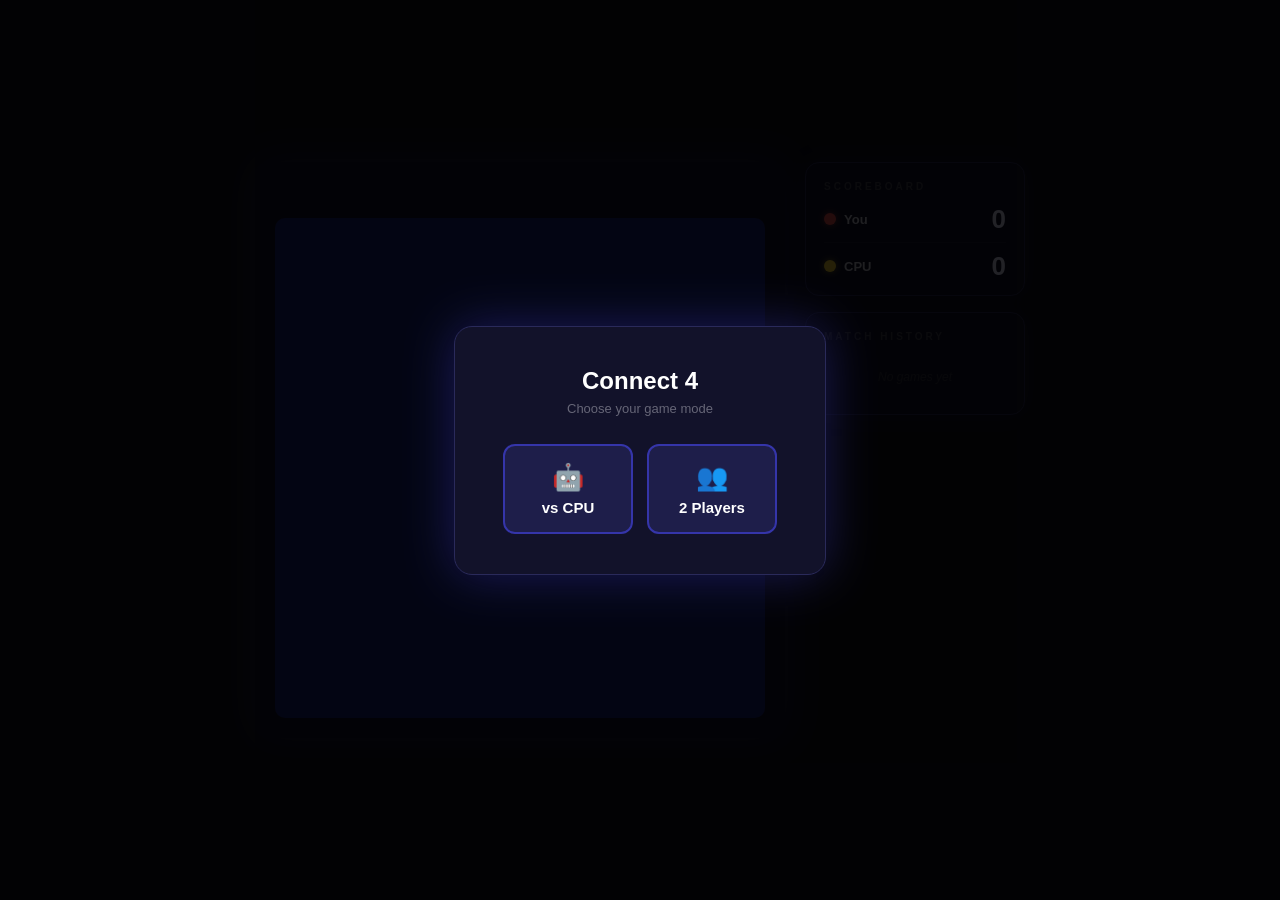
<file: connect4-game/index.html>
<!DOCTYPE html>
<html lang="en">
<head>
<meta charset="UTF-8">
<meta name="viewport" content="width=device-width, initial-scale=1.0">
<title>Connect 4</title>
<style>
  * { margin:0; padding:0; box-sizing:border-box; }
  body {
    min-height:100vh;
    background:#0f0f1a;
    display:flex;
    align-items:center;
    justify-content:center;
    font-family:'Segoe UI',sans-serif;
  }

  .layout {
    display:flex;
    gap:20px;
    align-items:flex-start;
  }

  .box {
    background:#12122a;
    border-radius:16px;
    padding:20px;
    box-shadow:0 0 40px rgba(80,80,255,0.2);
    display:flex;
    flex-direction:column;
    align-items:center;
    gap:14px;
  }
  #status { color:#aab; font-size:15px; font-weight:600; letter-spacing:.5px; min-height:22px; }
  canvas { border-radius:10px; display:block; cursor:pointer; }

  /* Right panel */
  .right-panel {
    display:flex;
    flex-direction:column;
    gap:16px;
    width:220px;
    min-width:220px;
  }

  .panel-card {
    background:#12122a;
    border:1px solid #2a2a5a;
    border-radius:14px;
    padding:18px 18px 16px;
    box-shadow:0 0 24px rgba(80,80,255,0.1);
    transition: border-color 0.3s;
  }

  .panel-card h3 {
    font-size:10px;
    letter-spacing:3px;
    text-transform:uppercase;
    color:#445;
    margin-bottom:14px;
  }

  /* Result card — inline, no modal */
  .result-card {
    display:none;
    border-radius:14px;
    padding:20px 18px;
    text-align:center;
    animation: popIn 0.35s cubic-bezier(.34,1.56,.64,1);
  }
  .result-card.show { display:block; }

  @keyframes popIn {
    from { opacity:0; transform:scale(0.88) translateY(8px); }
    to   { opacity:1; transform:scale(1) translateY(0); }
  }

  .result-card.winner-red    { background:#2a1010; border:1px solid #ef5350; box-shadow:0 0 24px rgba(239,83,80,0.25); }
  .result-card.winner-yellow { background:#2a2200; border:1px solid #fdd835; box-shadow:0 0 24px rgba(253,216,53,0.2); }
  .result-card.winner-draw   { background:#181830; border:1px solid #3a3a7a; box-shadow:0 0 20px rgba(80,80,255,0.15); }

  .result-icon  { font-size:36px; margin-bottom:6px; }
  .result-title { font-size:16px; font-weight:800; margin-bottom:4px; letter-spacing:.5px; }
  .result-card.winner-red    .result-title { color:#ff8a80; }
  .result-card.winner-yellow .result-title { color:#fff176; }
  .result-card.winner-draw   .result-title { color:#aab; }
  .result-how   { font-size:11px; color:#667; margin-bottom:16px; }

  .result-btns { display:flex; flex-direction:column; gap:8px; }
  .result-btns button {
    border:none; border-radius:8px; padding:9px 0;
    font-size:13px; font-weight:700; cursor:pointer;
    transition:background .2s, transform .1s;
    width:100%;
  }
  .result-btns button:hover { transform:scale(1.03); }
  .btn-again { background:#3535aa; color:#fff; }
  .btn-again:hover { background:#4444cc; }
  .btn-mode  { background:#1e1e3a; color:#778; }
  .btn-mode:hover  { background:#2a2a55; color:#aab; }

  /* Scoreboard */
  .score-row {
    display:flex; align-items:center;
    justify-content:space-between;
    margin-bottom:10px;
  }
  .score-row:last-child { margin-bottom:0; }
  .score-who {
    display:flex; align-items:center;
    gap:8px; font-size:13px; color:#ccd; font-weight:600;
  }
  .dot { width:12px; height:12px; border-radius:50%; flex-shrink:0; }
  .dot.red    { background:#ef5350; box-shadow:0 0 6px rgba(239,83,80,0.6); }
  .dot.yellow { background:#fdd835; box-shadow:0 0 6px rgba(253,216,53,0.5); }
  .score-val  { font-size:26px; font-weight:800; color:#e0e0ff; line-height:1; }
  .score-divider { height:1px; background:rgba(255,255,255,0.06); margin:10px 0; }

  /* History */
  .history-list {
    display:flex; flex-direction:column;
    gap:7px; max-height:200px; overflow-y:auto;
  }
  .history-list::-webkit-scrollbar { width:4px; }
  .history-list::-webkit-scrollbar-thumb { background:#2a2a5a; border-radius:4px; }

  .history-item {
    display:flex; align-items:center; gap:9px;
    background:#1a1a38; border-radius:8px;
    padding:8px 10px; font-size:12px;
    border-left:3px solid transparent;
    animation: slideIn 0.3s ease;
  }
  @keyframes slideIn {
    from { opacity:0; transform:translateX(10px); }
    to   { opacity:1; transform:translateX(0); }
  }
  .history-item.red-win    { border-left-color:#ef5350; }
  .history-item.yellow-win { border-left-color:#fdd835; }
  .history-item.draw       { border-left-color:#556; }
  .history-icon  { font-size:15px; flex-shrink:0; }
  .history-winner { font-weight:700; color:#dde; font-size:12px; }
  .history-detail { color:#556; font-size:11px; margin-top:1px; }
  .history-empty  { color:#334; font-size:12px; text-align:center; padding:14px 0; font-style:italic; }

  /* Mode picker */
  .mode-screen {
    position:fixed; inset:0;
    background:rgba(0,0,0,0.85);
    display:flex; align-items:center; justify-content:center; z-index:20;
  }
  .mode-screen.hide { display:none; }
  .mode-box {
    background:#12122a; border:1px solid #2a2a5a;
    border-radius:18px; padding:40px 48px;
    text-align:center; box-shadow:0 0 50px rgba(80,80,255,0.3);
  }
  .mode-box h2 { color:#fff; font-size:24px; margin-bottom:6px; }
  .mode-box p  { color:#667; font-size:13px; margin-bottom:28px; }
  .mode-btns   { display:flex; gap:14px; justify-content:center; }
  .mode-btns button {
    background:#1e1e4a; color:#fff;
    border:2px solid #3535aa;
    padding:16px 28px; border-radius:12px;
    font-size:15px; font-weight:600; cursor:pointer;
    transition:background .2s, border-color .2s; min-width:130px;
  }
  .mode-btns button:hover { background:#3535aa; border-color:#5555dd; }
  .mode-btns button span { display:block; font-size:26px; margin-bottom:6px; }
</style>
</head>
<body>

<!-- Mode picker -->
<div class="mode-screen" id="modeScreen">
  <div class="mode-box">
    <h2>Connect 4</h2>
    <p>Choose your game mode</p>
    <div class="mode-btns">
      <button onclick="startGame('cpu')"><span>🤖</span>vs CPU</button>
      <button onclick="startGame('2p')"><span>👥</span>2 Players</button>
    </div>
  </div>
</div>

<div class="layout">
  <!-- Game -->
  <div class="box">
    <div id="status"></div>
    <canvas id="c"></canvas>
  </div>

  <!-- Right panel -->
  <div class="right-panel">

    <!-- Inline result (replaces modal) -->
    <div class="result-card" id="resultCard">
      <div class="result-icon" id="result-icon"></div>
      <div class="result-title" id="result-title"></div>
      <div class="result-how"  id="result-how"></div>
      <div class="result-btns">
        <button class="btn-again" onclick="tryAgain()">Play Again</button>
        <button class="btn-mode"  onclick="changeMode()">Change Mode</button>
      </div>
    </div>

    <!-- Scoreboard -->
    <div class="panel-card">
      <h3>Scoreboard</h3>
      <div class="score-row">
        <div class="score-who"><div class="dot red"></div><span id="label-p1">You</span></div>
        <div class="score-val" id="pts-p1">0</div>
      </div>
      <div class="score-divider"></div>
      <div class="score-row">
        <div class="score-who"><div class="dot yellow"></div><span id="label-p2">CPU</span></div>
        <div class="score-val" id="pts-p2">0</div>
      </div>
    </div>

    <!-- Match history -->
    <div class="panel-card">
      <h3>Match History</h3>
      <div class="history-list" id="historyList">
        <div class="history-empty">No games yet</div>
      </div>
    </div>
  </div>
</div>

<script>
const COLS=7, ROWS=6, CELL=70;
const W=COLS*CELL, H=ROWS*CELL+80;
let canvas,ctx,board,player,over,hoverCol,mode,winCells=[];
let scores={p1:0,p2:0};
let history=[], gameCount=0;

function init(){
  canvas=document.getElementById('c');
  canvas.width=W; canvas.height=H;
  ctx=canvas.getContext('2d');
  canvas.addEventListener('mousemove',onMove);
  canvas.addEventListener('click',onClick);
  draw();
}

function startGame(m){
  mode=m;
  document.getElementById('label-p1').textContent='You';
  document.getElementById('label-p2').textContent=m==='cpu'?'CPU':'Friend';
  scores={p1:0,p2:0}; history=[]; gameCount=0;
  updateScoreUI(); renderHistory();
  document.getElementById('modeScreen').classList.add('hide');
  hideResult();
  reset();
}

function reset(){
  board=Array.from({length:ROWS},()=>Array(COLS).fill(0));
  player=1; over=false; hoverCol=-1; winCells=[];
  hideResult();
  setStatus(mode==='2p'?'🔴 Player 1\'s turn':'Your turn 🔴');
  draw();
}

function setStatus(t){ document.getElementById('status').textContent=t; }

function onMove(e){
  if(over) return;
  if(mode==='cpu'&&player!==1) return;
  const rect=canvas.getBoundingClientRect();
  hoverCol=Math.floor((e.clientX-rect.left)*(W/rect.width)/CELL);
  draw();
}

function onClick(e){
  if(over) return;
  if(mode==='cpu'&&player!==1) return;
  const rect=canvas.getBoundingClientRect();
  const col=Math.floor((e.clientX-rect.left)*(W/rect.width)/CELL);
  if(!drop(col,player)) return;
  const wc=getWinCells(board,player);
  if(wc){
    winCells=wc; draw();
    if(mode==='2p'){
      scores[player===1?'p1':'p2']++;
      updateScoreUI();
      const label=player===1?'🔴 Player 1':'🟡 Player 2';
      addHistory(player===1?'red-win':'yellow-win', label+' wins', describeWin(wc), player===1?'🔴':'🟡');
      showResult(
        player===1?'winner-red':'winner-yellow',
        player===1?'🔴':'🟡',
        player===1?'Player 1 Wins!':'Player 2 Wins!',
        describeWin(wc)
      );
    } else {
      scores.p1++; updateScoreUI();
      addHistory('red-win','You won',describeWin(wc),'🔴');
      showResult('winner-red','🎉','You Win!',describeWin(wc));
    }
    return;
  }
  if(isDraw()){
    draw();
    addHistory('draw','Draw','Nobody wins','🤝');
    showResult('winner-draw','🤝',"It's a Draw!",'All columns filled');
    return;
  }
  if(mode==='2p'){
    player=player===1?2:1;
    setStatus(player===1?'🔴 Player 1\'s turn':'🟡 Player 2\'s turn');
    draw();
  } else {
    player=2; setStatus('CPU thinking... 🟡'); draw();
    setTimeout(cpuMove,420);
  }
}

function cpuMove(){
  let col=bestMove();
  if(col===-1) col=Math.random()*COLS|0;
  drop(col,2);
  const wc=getWinCells(board,2);
  if(wc){
    winCells=wc; draw();
    scores.p2++; updateScoreUI();
    addHistory('yellow-win','CPU wins',describeWin(wc),'🤖');
    showResult('winner-yellow','🤖','CPU Wins!',describeWin(wc));
    return;
  }
  if(isDraw()){
    draw();
    addHistory('draw','Draw','Nobody wins','🤝');
    showResult('winner-draw','🤝',"It's a Draw!",'All columns filled');
    return;
  }
  player=1; setStatus('Your turn 🔴'); draw();
}

function showResult(cls, icon, title, how){
  over=true;
  setStatus('');
  const card=document.getElementById('resultCard');
  card.className='result-card show '+cls;
  document.getElementById('result-icon').textContent=icon;
  document.getElementById('result-title').textContent=title;
  document.getElementById('result-how').textContent=how;
}

function hideResult(){
  document.getElementById('resultCard').className='result-card';
}

function tryAgain(){ hideResult(); reset(); }
function changeMode(){
  hideResult();
  document.getElementById('modeScreen').classList.remove('hide');
}

function describeWin(cells){
  const rows=cells.map(c=>c[0]), cols=cells.map(c=>c[1]);
  if(rows.every(r=>r===rows[0])) return `Row ${ROWS-rows[0]} — horizontal`;
  if(cols.every(c=>c===cols[0])) return `Column ${cols[0]+1} — vertical`;
  return 'Diagonal';
}

function addHistory(cls, winner, detail, icon){
  gameCount++;
  history.unshift({cls, winner, detail, icon});
  if(history.length>10) history.pop();
  renderHistory();
}

function renderHistory(){
  const list=document.getElementById('historyList');
  if(!history.length){ list.innerHTML='<div class="history-empty">No games yet</div>'; return; }
  list.innerHTML=history.map(h=>`
    <div class="history-item ${h.cls}">
      <div class="history-icon">${h.icon}</div>
      <div class="history-text">
        <div class="history-winner">${h.winner}</div>
        <div class="history-detail">${h.detail}</div>
      </div>
    </div>`).join('');
}

function updateScoreUI(){
  document.getElementById('pts-p1').textContent=scores.p1;
  document.getElementById('pts-p2').textContent=scores.p2;
}

function bestMove(){
  for(let c=0;c<COLS;c++){ const b=board.map(r=>[...r]); if(dropB(b,c,2)&&getWinCells(b,2)) return c; }
  for(let c=0;c<COLS;c++){ const b=board.map(r=>[...r]); if(dropB(b,c,1)&&getWinCells(b,1)) return c; }
  if(getRow(3)>=0) return 3;
  return -1;
}

function drop(col,p){ return dropB(board,col,p); }
function dropB(b,col,p){
  for(let r=ROWS-1;r>=0;r--){ if(b[r][col]===0){ b[r][col]=p; return true; } }
  return false;
}
function getRow(col){ for(let r=ROWS-1;r>=0;r--) if(board[r][col]===0) return r; return -1; }
function isDraw(){ return board[0].every(c=>c!==0); }

function getWinCells(b,p){
  const dirs=[[0,1],[1,0],[1,1],[1,-1]];
  for(let r=0;r<ROWS;r++) for(let c=0;c<COLS;c++) for(const [dr,dc] of dirs){
    let cells=[];
    for(let i=0;i<4;i++){
      const nr=r+dr*i,nc=c+dc*i;
      if(nr<0||nr>=ROWS||nc<0||nc>=COLS||b[nr][nc]!==p){ cells=null; break; }
      cells.push([nr,nc]);
    }
    if(cells) return cells;
  }
  return null;
}

function draw(){
  ctx.fillStyle='#1a237e'; ctx.fillRect(0,0,W,H);
  const canHover=mode==='2p'||player===1;
  if(!over&&canHover&&hoverCol>=0&&hoverCol<COLS){
    ctx.fillStyle='rgba(255,255,255,0.07)';
    ctx.fillRect(hoverCol*CELL,0,CELL,H);
    const r=getRow(hoverCol);
    if(r>=0){
      ctx.fillStyle=player===1?'rgba(239,83,80,0.4)':'rgba(253,216,53,0.4)';
      ctx.beginPath(); ctx.arc(hoverCol*CELL+CELL/2,40,24,0,Math.PI*2); ctx.fill();
    }
  }
  for(let r=0;r<ROWS;r++) for(let c=0;c<COLS;c++){
    const x=c*CELL+CELL/2, y=80+r*CELL+CELL/2;
    const isWin=winCells.some(([wr,wc])=>wr===r&&wc===c);
    ctx.fillStyle=board[r][c]===1?'#ef5350':board[r][c]===2?'#fdd835':'#111c44';
    ctx.beginPath(); ctx.arc(x,y,28,0,Math.PI*2); ctx.fill();
    if(isWin){
      ctx.save();
      ctx.shadowColor=board[r][c]===1?'#ef5350':'#fdd835';
      ctx.shadowBlur=20;
      ctx.strokeStyle=board[r][c]===1?'#ff8a80':'#fff176';
      ctx.lineWidth=3;
      ctx.beginPath(); ctx.arc(x,y,28,0,Math.PI*2); ctx.stroke();
      ctx.restore();
    }
    if(board[r][c]!==0){
      ctx.fillStyle='rgba(255,255,255,0.18)';
      ctx.beginPath(); ctx.arc(x-8,y-8,8,0,Math.PI*2); ctx.fill();
    }
  }
  ctx.strokeStyle='rgba(255,255,255,0.08)'; ctx.lineWidth=1;
  for(let c=1;c<COLS;c++){ ctx.beginPath(); ctx.moveTo(c*CELL,80); ctx.lineTo(c*CELL,H); ctx.stroke(); }
  const empty=board.every(r=>r.every(c=>c===0));
  if(!over&&mode&&empty){
    ctx.fillStyle='rgba(0,0,0,0.35)'; ctx.fillRect(0,H/2-30,W,60);
    ctx.fillStyle='white'; ctx.font='bold 14px Segoe UI,sans-serif'; ctx.textAlign='center';
    ctx.fillText('Click a column to drop a piece',W/2,H/2+5);
  }
}

init();
</script>
</body>
</html>
</file>
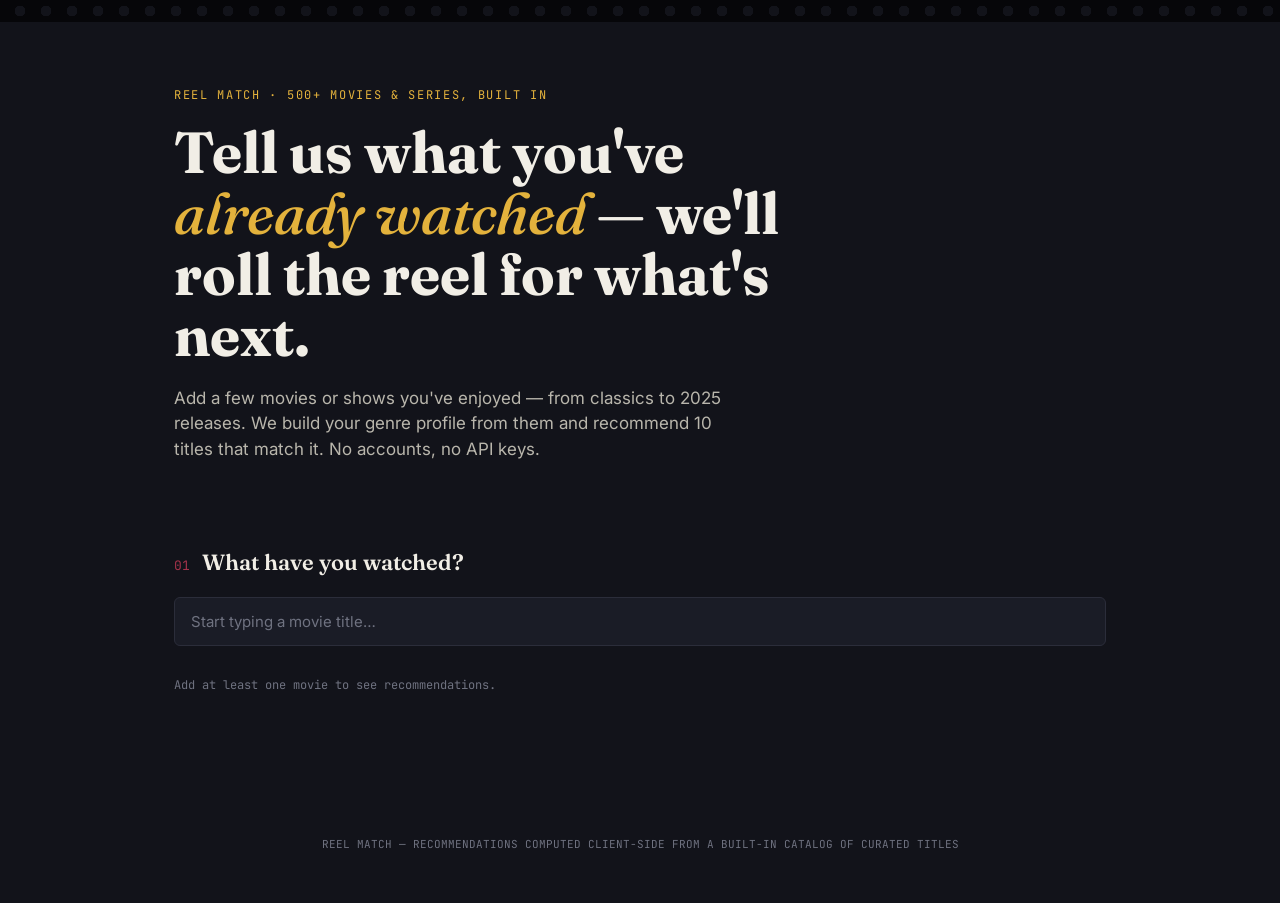
<file: movie-recommendation-system/index.html>
<!DOCTYPE html>
<html lang="en">
<head>
<meta charset="UTF-8">
<meta name="viewport" content="width=device-width, initial-scale=1.0">
<title>Reel Match — Movie Recommendations</title>
<link rel="preconnect" href="https://fonts.googleapis.com">
<link rel="preconnect" href="https://fonts.gstatic.com" crossorigin>
<link href="https://fonts.googleapis.com/css2?family=Fraunces:ital,opsz,wght@0,9..144,400;0,9..144,600;0,9..144,700;1,9..144,500&family=Inter:wght@400;500;600&family=JetBrains+Mono:wght@400;500&display=swap" rel="stylesheet">
<style>
  :root{
    --bg: #12131a;
    --bg-raised: #1a1c26;
    --gold: #e3b23c;
    --velvet: #a5334a;
    --paper: #f1eee6;
    --paper-dim: #b9b6ac;
    --slate: #6f7280;
    --line: #2b2d3a;
    --font-display: "Fraunces", serif;
    --font-body: "Inter", sans-serif;
    --font-mono: "JetBrains Mono", monospace;
  }
  *{ box-sizing: border-box; }
  body{ margin:0; background: var(--bg); color: var(--paper); font-family: var(--font-body); line-height: 1.5; -webkit-font-smoothing: antialiased; }
  .filmstrip{ height: 22px; background: repeating-linear-gradient(90deg, #060609 0 14px, transparent 14px 16px); background-color: #060609; position: relative; }
  .filmstrip::before, .filmstrip::after{ content:""; position:absolute; top:0; bottom:0; width:100%; background-image: radial-gradient(circle at center, var(--bg) 5px, transparent 5.5px); background-size: 26px 22px; background-position: 7px center; }
  header{ max-width: 980px; margin: 0 auto; padding: 64px 24px 40px; }
  .eyebrow{ font-family: var(--font-mono); font-size: 12px; letter-spacing: 0.14em; text-transform: uppercase; color: var(--gold); margin: 0 0 18px; }
  h1{ font-family: var(--font-display); font-weight: 700; font-size: clamp(34px, 5.5vw, 58px); line-height: 1.05; margin: 0 0 20px; max-width: 16ch; }
  h1 em{ font-style: italic; font-weight: 500; color: var(--gold); }
  .sub{ font-size: 17px; color: var(--paper-dim); max-width: 52ch; margin: 0; }
  main{ max-width: 980px; margin: 0 auto; padding: 0 24px 100px; }
  section.picker{ margin-top: 44px; position: relative; }
  .section-label{ display:flex; align-items:baseline; gap: 12px; margin-bottom: 18px; }
  .section-label .num{ font-family: var(--font-mono); color: var(--velvet); font-size: 13px; }
  .section-label h2{ font-family: var(--font-display); font-weight: 600; font-size: 22px; margin: 0; }
  #search{ width: 100%; background: var(--bg-raised); border: 1px solid var(--line); color: var(--paper); font-family: var(--font-body); font-size: 15px; padding: 14px 16px; border-radius: 6px; outline: none; transition: border-color .15s ease; }
  #search:focus{ border-color: var(--gold); }
  #search::placeholder{ color: var(--slate); }
  .autocomplete{ position: absolute; z-index: 10; top: 100%; left:0; right:0; margin-top: 6px; background: var(--bg-raised); border: 1px solid var(--line); border-radius: 8px; max-height: 320px; overflow-y: auto; box-shadow: 0 12px 28px rgba(0,0,0,0.45); display:none; }
  .autocomplete.open{ display:block; }
  .ac-item{ padding: 11px 16px; cursor: pointer; display:flex; justify-content: space-between; align-items:center; gap: 10px; border-bottom: 1px solid var(--line); }
  .ac-item:last-child{ border-bottom: none; }
  .ac-item:hover, .ac-item.hi{ background: rgba(227,178,60,0.1); }
  .ac-item .t{ font-size: 14px; }
  .ac-item .y{ font-family: var(--font-mono); font-size: 11px; color: var(--slate); flex-shrink:0; display:flex; align-items:center; gap:6px; }
  .ac-item .g{ font-family: var(--font-mono); font-size: 10px; color: var(--slate); display:block; margin-top:2px; }
  .badge{ font-family: var(--font-mono); font-size: 9px; text-transform: uppercase; letter-spacing: 0.06em; padding: 2px 6px; border-radius: 3px; }
  .badge.movie{ background: rgba(227,178,60,0.12); color: var(--gold); }
  .badge.series{ background: rgba(165,51,74,0.15); color: #e08599; }
  .ac-empty{ padding: 14px 16px; color: var(--slate); font-size: 13px; }
  .watched{ margin-top: 16px; display:flex; flex-wrap: wrap; gap: 8px; min-height: 0; }
  .pill{ display:flex; align-items:center; gap: 8px; background: var(--bg-raised); border: 1px solid var(--line); border-left: 3px solid var(--gold); padding: 8px 8px 8px 12px; border-radius: 20px; font-size: 13px; }
  .pill button{ background: none; border: none; color: var(--slate); cursor: pointer; font-size: 15px; line-height: 1; padding: 2px 4px; }
  .pill button:hover{ color: var(--velvet); }
  .hint{ font-family: var(--font-mono); font-size: 12px; color: var(--slate); margin-top: 14px; }
  section.results{ margin-top: 56px; }
  .profile-banner{ display:flex; align-items:center; gap: 10px; flex-wrap: wrap; background: var(--bg-raised); border: 1px solid var(--line); border-left: 3px solid var(--gold); padding: 14px 18px; border-radius: 6px; margin-bottom: 28px; }
  .profile-banner .label{ font-family: var(--font-mono); font-size: 11px; color: var(--slate); text-transform: uppercase; letter-spacing: 0.08em; margin-right: 4px; }
  .gchip{ font-family: var(--font-mono); font-size: 11px; padding: 5px 10px; border-radius: 4px; background: rgba(227,178,60,0.1); color: var(--gold); border: 1px solid rgba(227,178,60,0.3); }
  .stubs{ display: grid; grid-template-columns: repeat(auto-fill, minmax(280px, 1fr)); gap: 18px; }
  .stub{ position: relative; background: var(--bg-raised); border: 1px solid var(--line); border-radius: 10px; overflow: hidden; display: flex; }
  .stub .side{ width: 78px; flex-shrink: 0; display:flex; flex-direction: column; align-items:center; justify-content:center; border-right: 2px dashed var(--bg); position: relative; color: var(--bg); }
  .stub .side .pct{ font-family: var(--font-mono); font-weight: 500; font-size: 20px; transform: rotate(-90deg); white-space: nowrap; letter-spacing: 0.02em; }
  .stub .side::before, .stub .side::after{ content:""; position:absolute; width: 14px; height: 14px; background: var(--bg); border-radius: 50%; right: -8px; }
  .stub .side::before{ top: -8px; }
  .stub .side::after{ bottom: -8px; }
  .stub .body{ padding: 16px 18px; flex: 1; min-width: 0; }
  .stub .title{ font-family: var(--font-display); font-weight: 600; font-size: 17px; margin: 0 0 2px; }
  .stub .yr{ font-family: var(--font-mono); font-size: 12px; color: var(--slate); margin-bottom: 10px; }
  .stub .reasons{ display:flex; flex-wrap: wrap; gap: 6px; }
  .chip{ font-family: var(--font-mono); font-size: 10.5px; padding: 4px 8px; border-radius: 4px; background: rgba(255,255,255,0.05); color: var(--paper-dim); border: 1px solid var(--line); }
  .empty{ color: var(--slate); font-size: 14px; padding: 40px 0; text-align: center; border: 1px dashed var(--line); border-radius: 8px; }
  footer{ text-align:center; padding: 30px 24px 50px; color: var(--slate); font-family: var(--font-mono); font-size: 11px; }
</style>
</head>
<body>

<div class="filmstrip"></div>

<header>
  <p class="eyebrow">Reel Match · 500+ movies &amp; series, built in</p>
  <h1>Tell us what you've <em>already watched</em> — we'll roll the reel for what's next.</h1>
  <p class="sub">Add a few movies or shows you've enjoyed — from classics to 2025 releases. We build your genre profile from them and recommend 10 titles that match it. No accounts, no API keys.</p>
</header>

<main>
  <section class="picker">
    <div class="section-label"><span class="num">01</span><h2>What have you watched?</h2></div>
    <input id="search" type="text" placeholder="Start typing a movie title…" autocomplete="off">
    <div class="autocomplete" id="autocomplete"></div>
    <div class="watched" id="watched"></div>
    <p class="hint" id="hint">Add at least one movie to see recommendations.</p>
  </section>

  <section class="results" id="resultsSection" style="display:none;">
    <div class="section-label"><span class="num">02</span><h2>Recommended for you</h2></div>
    <div class="profile-banner" id="profileBanner"></div>
    <div class="stubs" id="stubs"></div>
  </section>
</main>

<footer>REEL MATCH — RECOMMENDATIONS COMPUTED CLIENT-SIDE FROM A BUILT-IN CATALOG OF CURATED TITLES</footer>

<script>
const PALETTE = ["#e3b23c", "#a5334a", "#3c7a89", "#7a5c9e", "#c46b3a", "#4c7a3c"];

const RAW = [
["The Godfather",1972,"Crime|Drama","movie"],
["The Godfather Part II",1974,"Crime|Drama","movie"],
["Goodfellas",1990,"Crime|Drama","movie"],
["Casino",1995,"Crime|Drama","movie"],
["Heat",1995,"Crime|Thriller|Drama","movie"],
["Pulp Fiction",1994,"Crime|Drama","movie"],
["Reservoir Dogs",1992,"Crime|Thriller","movie"],
["The Departed",2006,"Crime|Thriller|Drama","movie"],
["The Wolf of Wall Street",2013,"Crime|Comedy|Drama","movie"],
["No Country for Old Men",2007,"Crime|Thriller|Drama","movie"],
["Fargo",1996,"Crime|Comedy|Thriller","movie"],
["Zodiac",2007,"Crime|Mystery|Thriller","movie"],
["Prisoners",2013,"Crime|Thriller|Mystery","movie"],
["Shutter Island",2010,"Mystery|Thriller|Drama","movie"],
["The Silence of the Lambs",1991,"Crime|Thriller|Horror","movie"],
["Seven Psychopaths",2012,"Crime|Comedy|Thriller","movie"],
["Sicario",2015,"Crime|Thriller|Drama","movie"],
["The Usual Suspects",1995,"Crime|Mystery|Thriller","movie"],
["Rear Window",1954,"Mystery|Thriller","movie"],
["Psycho",1960,"Horror|Mystery|Thriller","movie"],
["Se7en",1995,"Crime|Thriller|Mystery","movie"],
["Gone Girl",2014,"Thriller|Mystery|Drama","movie"],
["Knives Out",2019,"Mystery|Comedy|Crime","movie"],
["Glass Onion",2022,"Mystery|Comedy|Crime","movie"],
["Memento",2000,"Thriller|Mystery","movie"],
["The Big Lebowski",1998,"Comedy|Crime","movie"],
["American History X",1998,"Drama|Crime","movie"],
["Trainspotting",1996,"Drama|Crime","movie"],
["The Town",2010,"Crime|Thriller|Drama","movie"],
["Hell or High Water",2016,"Crime|Thriller|Drama","movie"],
["Uncut Gems",2019,"Crime|Thriller|Drama","movie"],
["Nightcrawler",2014,"Crime|Thriller|Drama","movie"],
["Drive",2011,"Crime|Thriller|Drama","movie"],
["A History of Violence",2005,"Crime|Thriller|Drama","movie"],
["Training Day",2001,"Crime|Thriller|Drama","movie"],
["American Gangster",2007,"Crime|Drama","movie"],
["Layer Cake",2004,"Crime|Thriller","movie"],
["Lock, Stock and Two Smoking Barrels",1998,"Crime|Comedy","movie"],
["Snatch",2000,"Crime|Comedy","movie"],
["The Killing of a Sacred Deer",2017,"Thriller|Drama|Mystery","movie"],
["Wind River",2017,"Crime|Thriller|Mystery","movie"],
["The Dark Knight",2008,"Action|Crime|Drama","movie"],
["The Dark Knight Rises",2012,"Action|Crime|Drama","movie"],
["Mad Max: Fury Road",2015,"Action|Sci-Fi|Adventure","movie"],
["Furiosa: A Mad Max Saga",2024,"Action|Sci-Fi|Adventure","movie"],
["John Wick",2014,"Action|Thriller|Crime","movie"],
["John Wick: Chapter 4",2023,"Action|Thriller|Crime","movie"],
["Kill Bill: Vol. 1",2003,"Action|Crime|Thriller","movie"],
["The Bourne Identity",2002,"Action|Thriller|Mystery","movie"],
["Mission: Impossible - Fallout",2018,"Action|Thriller|Adventure","movie"],
["Mission: Impossible - Dead Reckoning Part One",2023,"Action|Thriller|Adventure","movie"],
["Die Hard",1988,"Action|Thriller","movie"],
["Speed",1994,"Action|Thriller","movie"],
["The Raid",2011,"Action|Thriller|Crime","movie"],
["Kingsman: The Secret Service",2014,"Action|Comedy|Thriller","movie"],
["Baby Driver",2017,"Action|Crime|Music","movie"],
["Gladiator",2000,"Action|Drama|History","movie"],
["Gladiator II",2024,"Action|Drama|History","movie"],
["Indiana Jones and the Raiders of the Lost Ark",1981,"Action|Adventure","movie"],
["Pirates of the Caribbean: The Curse of the Black Pearl",2003,"Adventure|Fantasy|Action","movie"],
["Star Wars: A New Hope",1977,"Sci-Fi|Adventure|Action","movie"],
["The Empire Strikes Back",1980,"Sci-Fi|Adventure|Action","movie"],
["Star Wars: The Force Awakens",2015,"Sci-Fi|Adventure|Action","movie"],
["Top Gun",1986,"Action|Drama","movie"],
["Top Gun: Maverick",2022,"Action|Drama","movie"],
["The Matrix",1999,"Sci-Fi|Action","movie"],
["Edge of Tomorrow",2014,"Sci-Fi|Action|Adventure","movie"],
["Mad Max 2: The Road Warrior",1981,"Action|Sci-Fi|Adventure","movie"],
["The Great Escape",1963,"Action|Adventure|War","movie"],
["Skyfall",2012,"Action|Thriller|Adventure","movie"],
["Casino Royale",2006,"Action|Thriller|Adventure","movie"],
["The Avengers",2012,"Action|Sci-Fi|Adventure","movie"],
["Avengers: Endgame",2019,"Action|Sci-Fi|Adventure","movie"],
["Deadpool",2016,"Action|Comedy|Sci-Fi","movie"],
["Deadpool & Wolverine",2024,"Action|Comedy|Sci-Fi","movie"],
["Spider-Man: No Way Home",2021,"Action|Sci-Fi|Adventure","movie"],
["Black Panther",2018,"Action|Sci-Fi|Adventure","movie"],
["Civil War",2024,"Action|Drama|Thriller","movie"],
["Extraction",2020,"Action|Thriller","movie"],
["The Fall Guy",2024,"Action|Comedy|Romance","movie"],
["Inception",2010,"Sci-Fi|Action|Thriller","movie"],
["Interstellar",2014,"Sci-Fi|Drama|Adventure","movie"],
["Blade Runner",1982,"Sci-Fi|Mystery|Drama","movie"],
["Blade Runner 2049",2017,"Sci-Fi|Drama|Mystery","movie"],
["2001: A Space Odyssey",1968,"Sci-Fi|Adventure","movie"],
["Alien",1979,"Sci-Fi|Horror","movie"],
["Aliens",1986,"Sci-Fi|Action|Horror","movie"],
["Alien: Romulus",2024,"Sci-Fi|Horror","movie"],
["Dune",2021,"Sci-Fi|Adventure|Drama","movie"],
["Dune: Part Two",2024,"Sci-Fi|Adventure|Drama","movie"],
["Arrival",2016,"Sci-Fi|Drama|Mystery","movie"],
["Ex Machina",2014,"Sci-Fi|Drama|Thriller","movie"],
["Her",2013,"Sci-Fi|Romance|Drama","movie"],
["Minority Report",2002,"Sci-Fi|Action|Mystery","movie"],
["Children of Men",2006,"Sci-Fi|Drama|Thriller","movie"],
["District 9",2009,"Sci-Fi|Action|Thriller","movie"],
["Snowpiercer",2013,"Sci-Fi|Action|Thriller","movie"],
["A Clockwork Orange",1971,"Crime|Sci-Fi|Drama","movie"],
["Jurassic Park",1993,"Sci-Fi|Adventure","movie"],
["Back to the Future",1985,"Sci-Fi|Adventure|Comedy","movie"],
["Avatar",2009,"Sci-Fi|Adventure|Action","movie"],
["Avatar: The Way of Water",2022,"Sci-Fi|Adventure|Action","movie"],
["E.T. the Extra-Terrestrial",1982,"Sci-Fi|Adventure|Family","movie"],
["The Martian",2015,"Sci-Fi|Adventure|Drama","movie"],
["Everything Everywhere All at Once",2022,"Sci-Fi|Comedy|Drama","movie"],
["Oppenheimer",2023,"Drama|History","movie"],
["Poor Things",2023,"Sci-Fi|Comedy|Drama","movie"],
["The Substance",2024,"Horror|Sci-Fi|Drama","movie"],
["A Quiet Place",2018,"Horror|Sci-Fi|Thriller","movie"],
["A Quiet Place: Day One",2024,"Horror|Sci-Fi|Thriller","movie"],
["28 Days Later",2002,"Horror|Sci-Fi|Thriller","movie"],
["Godzilla Minus One",2023,"Sci-Fi|Action|Drama","movie"],
["Toy Story",1995,"Animation|Family|Comedy","movie"],
["Finding Nemo",2003,"Animation|Family|Adventure","movie"],
["Up",2009,"Animation|Family|Adventure","movie"],
["Inside Out",2015,"Animation|Family|Comedy|Drama","movie"],
["Inside Out 2",2024,"Animation|Family|Comedy|Drama","movie"],
["Coco",2017,"Animation|Family|Music","movie"],
["The Lion King",1994,"Animation|Family|Drama","movie"],
["Spirited Away",2001,"Animation|Fantasy|Family","movie"],
["Your Name",2016,"Animation|Romance|Fantasy","movie"],
["WALL-E",2008,"Animation|Sci-Fi|Family","movie"],
["Shrek",2001,"Animation|Comedy|Family","movie"],
["The Incredibles",2004,"Animation|Family|Action","movie"],
["Zootopia",2016,"Animation|Family|Comedy","movie"],
["Spider-Man: Into the Spider-Verse",2018,"Animation|Action|Adventure","movie"],
["Spider-Man: Across the Spider-Verse",2023,"Animation|Action|Adventure","movie"],
["The Boy and the Heron",2023,"Animation|Fantasy|Drama","movie"],
["Moana",2016,"Animation|Family|Adventure","movie"],
["Moana 2",2024,"Animation|Family|Adventure","movie"],
["Frozen",2013,"Animation|Family|Musical","movie"],
["Frozen II",2019,"Animation|Family|Musical","movie"],
["Encanto",2021,"Animation|Family|Musical","movie"],
["Wish",2023,"Animation|Family|Musical","movie"],
["Ratatouille",2007,"Animation|Family|Comedy","movie"],
["Wreck-It Ralph",2012,"Animation|Family|Comedy","movie"],
["How to Train Your Dragon",2010,"Animation|Family|Adventure","movie"],
["Kung Fu Panda",2008,"Animation|Family|Comedy","movie"],
["The Iron Giant",1999,"Animation|Family|Sci-Fi","movie"],
["Grave of the Fireflies",1988,"Animation|Drama|War","movie"],
["Princess Mononoke",1997,"Animation|Fantasy|Adventure","movie"],
["Akira",1988,"Animation|Sci-Fi|Action","movie"],
["Harry Potter and the Sorcerer's Stone",2001,"Fantasy|Family|Adventure","movie"],
["Harry Potter and the Deathly Hallows: Part 2",2011,"Fantasy|Family|Adventure","movie"],
["The Lord of the Rings: The Fellowship of the Ring",2001,"Fantasy|Adventure|Drama","movie"],
["The Lord of the Rings: The Two Towers",2002,"Fantasy|Adventure|Drama","movie"],
["The Lord of the Rings: The Return of the King",2003,"Fantasy|Adventure|Drama","movie"],
["Pan's Labyrinth",2006,"Fantasy|Drama|War","movie"],
["The Princess Bride",1987,"Fantasy|Romance|Comedy","movie"],
["Edward Scissorhands",1990,"Fantasy|Romance|Drama","movie"],
["Big Fish",2003,"Fantasy|Drama|Adventure","movie"],
["The Shape of Water",2017,"Fantasy|Drama|Romance","movie"],
["Ghostbusters",1984,"Comedy|Fantasy|Sci-Fi","movie"],
["Groundhog Day",1993,"Comedy|Fantasy|Romance","movie"],
["The Chronicles of Narnia: The Lion, the Witch and the Wardrobe",2005,"Fantasy|Family|Adventure","movie"],
["Jumanji",1995,"Adventure|Fantasy|Family","movie"],
["Wicked",2024,"Fantasy|Musical|Romance","movie"],
["Wonka",2023,"Fantasy|Family|Musical","movie"],
["Barbie",2023,"Fantasy|Comedy|Adventure","movie"],
["Nosferatu",2024,"Horror|Fantasy|Drama","movie"],
["Get Out",2017,"Horror|Thriller|Mystery","movie"],
["Us",2019,"Horror|Thriller|Mystery","movie"],
["The Shining",1980,"Horror|Drama","movie"],
["Hereditary",2018,"Horror|Drama|Mystery","movie"],
["The Conjuring",2013,"Horror|Thriller|Mystery","movie"],
["It",2017,"Horror|Fantasy|Drama","movie"],
["The Exorcist",1973,"Horror|Drama","movie"],
["Halloween",1978,"Horror|Thriller","movie"],
["Midsommar",2019,"Horror|Drama|Mystery","movie"],
["Longlegs",2024,"Horror|Thriller|Crime","movie"],
["Sinners",2025,"Horror|Drama|Thriller","movie"],
["Talk to Me",2023,"Horror|Thriller","movie"],
["Barbarian",2022,"Horror|Thriller|Mystery","movie"],
["The Witch",2015,"Horror|Drama|Mystery","movie"],
["It Follows",2014,"Horror|Thriller","movie"],
["Scream",1996,"Horror|Mystery|Thriller","movie"],
["Evil Dead",1981,"Horror","movie"],
["Schindler's List",1993,"Drama|History|War","movie"],
["Saving Private Ryan",1998,"War|Drama","movie"],
["Forrest Gump",1994,"Drama|Romance|Comedy","movie"],
["Fight Club",1999,"Drama|Thriller","movie"],
["Whiplash",2014,"Drama|Music","movie"],
["The Social Network",2010,"Drama|Biography","movie"],
["The Grand Budapest Hotel",2014,"Comedy|Drama","movie"],
["Moonrise Kingdom",2012,"Comedy|Romance|Drama","movie"],
["Good Will Hunting",1997,"Drama","movie"],
["A Beautiful Mind",2001,"Drama|Biography","movie"],
["The Pursuit of Happyness",2006,"Drama|Biography","movie"],
["Dead Poets Society",1989,"Drama","movie"],
["The Green Mile",1999,"Drama|Fantasy|Crime","movie"],
["The Shawshank Redemption",1994,"Drama|Crime","movie"],
["One Flew Over the Cuckoo's Nest",1975,"Drama","movie"],
["Requiem for a Dream",2000,"Drama","movie"],
["Little Miss Sunshine",2006,"Comedy|Drama","movie"],
["Juno",2007,"Comedy|Drama","movie"],
["Lady Bird",2017,"Comedy|Drama","movie"],
["The Perks of Being a Wallflower",2012,"Drama|Romance","movie"],
["Eighth Grade",2018,"Comedy|Drama","movie"],
["Moonlight",2016,"Drama","movie"],
["Manchester by the Sea",2016,"Drama","movie"],
["The Holdovers",2023,"Comedy|Drama","movie"],
["Past Lives",2023,"Drama|Romance","movie"],
["Anatomy of a Fall",2023,"Drama|Mystery|Crime","movie"],
["American Fiction",2023,"Comedy|Drama","movie"],
["The Zone of Interest",2023,"Drama|History|War","movie"],
["Killers of the Flower Moon",2023,"Crime|Drama|History","movie"],
["Anora",2024,"Comedy|Drama","movie"],
["The Brutalist",2024,"Drama|History","movie"],
["Conclave",2024,"Drama|Mystery|Thriller","movie"],
["A Complete Unknown",2024,"Drama|Music|Biography","movie"],
["Challengers",2024,"Drama|Romance|Sports","movie"],
["12 Years a Slave",2013,"Drama|History|Biography","movie"],
["The Pianist",2002,"Drama|War|History","movie"],
["There Will Be Blood",2007,"Drama","movie"],
["Parasite",2019,"Thriller|Drama|Comedy","movie"],
["Marriage Story",2019,"Drama|Romance","movie"],
["The Room",2019,"Drama|Thriller","movie"],
["Titanic",1997,"Romance|Drama","movie"],
["Eternal Sunshine of the Spotless Mind",2004,"Romance|Drama|Sci-Fi","movie"],
["Amelie",2001,"Comedy|Romance","movie"],
["When Harry Met Sally",1989,"Romance|Comedy","movie"],
["Notting Hill",1999,"Romance|Comedy","movie"],
["Pride and Prejudice",2005,"Romance|Drama","movie"],
["Before Sunrise",1995,"Romance|Drama","movie"],
["500 Days of Summer",2009,"Romance|Comedy|Drama","movie"],
["The Notebook",2004,"Romance|Drama","movie"],
["Crazy Rich Asians",2018,"Romance|Comedy","movie"],
["Silver Linings Playbook",2012,"Romance|Comedy|Drama","movie"],
["La La Land",2016,"Musical|Romance|Drama","movie"],
["Call Me By Your Name",2017,"Romance|Drama","movie"],
["Brokeback Mountain",2005,"Romance|Drama|Western","movie"],
["Carol",2015,"Romance|Drama","movie"],
["Anyone But You",2023,"Romance|Comedy","movie"],
["The Idea of You",2024,"Romance|Comedy|Drama","movie"],
["Superbad",2007,"Comedy","movie"],
["Bridesmaids",2011,"Comedy","movie"],
["The Hangover",2009,"Comedy","movie"],
["Anchorman",2004,"Comedy","movie"],
["Step Brothers",2008,"Comedy","movie"],
["Dumb and Dumber",1994,"Comedy","movie"],
["Some Like It Hot",1959,"Comedy|Romance","movie"],
["Booksmart",2019,"Comedy|Drama","movie"],
["The Truman Show",1998,"Comedy|Drama|Sci-Fi","movie"],
["Braveheart",1995,"History|Drama|War","movie"],
["Lawrence of Arabia",1962,"History|Adventure|War","movie"],
["Dunkirk",2017,"War|Action|History","movie"],
["1917",2019,"War|Drama","movie"],
["Apocalypse Now",1979,"War|Drama","movie"],
["Full Metal Jacket",1987,"War|Drama","movie"],
["Black Hawk Down",2001,"War|Action|History","movie"],
["Hacksaw Ridge",2016,"War|Drama|History","movie"],
["Inglourious Basterds",2009,"War|Drama","movie"],
["Django Unchained",2012,"Western|Drama","movie"],
["Casablanca",1942,"Romance|Drama|War","movie"],
["Unforgiven",1992,"Western|Drama","movie"],
["The Good, the Bad and the Ugly",1966,"Western|Adventure","movie"],
["True Grit",2010,"Western|Drama|Adventure","movie"],
["Butch Cassidy and the Sundance Kid",1969,"Western|Adventure|Comedy","movie"],
["Rocky",1976,"Drama|Sports","movie"],
["Raging Bull",1980,"Drama|Sports","movie"],
["The Fighter",2010,"Drama|Sports","movie"],
["Rush",2013,"Drama|Sports|Action","movie"],
["Moneyball",2011,"Drama|Sports","movie"],
["Ford v Ferrari",2019,"Drama|Sports|Action","movie"],
["Creed",2015,"Drama|Sports","movie"],
["Miracle",2004,"Drama|Sports","movie"],
["Coach Carter",2005,"Drama|Sports","movie"],
["F1",2025,"Drama|Sports|Action","movie"],
["Singin' in the Rain",1952,"Comedy|Musical|Romance","movie"],
["The Sound of Music",1965,"Musical|Family|Drama","movie"],
["West Side Story",1961,"Musical|Romance|Drama","movie"],
["Chicago",2002,"Musical|Crime|Comedy","movie"],
["A Star Is Born",2018,"Musical|Drama|Romance","movie"],
["Bohemian Rhapsody",2018,"Music|Biography|Drama","movie"],
["Rocketman",2019,"Music|Biography|Drama","movie"],
["Once",2007,"Music|Romance|Drama","movie"],
["March of the Penguins",2005,"Documentary|Family","movie"],
["Free Solo",2018,"Documentary|Adventure","movie"],
["Won't You Be My Neighbor?",2018,"Documentary|Biography","movie"],
["13th",2016,"Documentary|History","movie"],
["Icarus",2017,"Documentary","movie"],
["My Octopus Teacher",2020,"Documentary|Nature","movie"],
["Amy",2015,"Documentary|Music|Biography","movie"],
["Paddington",2014,"Family|Comedy|Adventure","movie"],
["Home Alone",1990,"Family|Comedy","movie"],
["The Sandlot",1993,"Family|Comedy|Sports","movie"],
["Stand By Me",1986,"Drama|Adventure","movie"],
["The Goonies",1985,"Adventure|Comedy|Family","movie"],
["Hunt for the Wilderpeople",2016,"Comedy|Adventure|Family","movie"],
["Life of Pi",2012,"Adventure|Drama|Fantasy","movie"],
["Cast Away",2000,"Adventure|Drama","movie"],
["Into the Wild",2007,"Adventure|Drama|Biography","movie"],
["The Revenant",2015,"Adventure|Drama|Thriller","movie"],
["Breaking Bad",2008,"Crime|Drama|Thriller","series"],
["Better Call Saul",2015,"Crime|Drama","series"],
["The Wire",2002,"Crime|Drama","series"],
["The Sopranos",1999,"Crime|Drama","series"],
["Peaky Blinders",2013,"Crime|Drama","series"],
["Narcos",2015,"Crime|Drama|Biography","series"],
["Ozark",2017,"Crime|Drama|Thriller","series"],
["Mindhunter",2017,"Crime|Drama|Thriller","series"],
["True Detective",2014,"Crime|Mystery|Drama","series"],
["True Detective: Night Country",2024,"Crime|Mystery|Drama","series"],
["Fargo",2014,"Crime|Comedy|Drama","series"],
["You",2018,"Crime|Thriller|Drama","series"],
["Money Heist",2017,"Crime|Thriller|Drama","series"],
["Squid Game",2021,"Thriller|Drama|Mystery","series"],
["Mare of Easttown",2021,"Crime|Drama|Mystery","series"],
["Sherlock",2010,"Crime|Mystery|Drama","series"],
["Line of Duty",2012,"Crime|Drama|Thriller","series"],
["Slow Horses",2022,"Thriller|Drama|Comedy","series"],
["Griselda",2024,"Crime|Drama|Biography","series"],
["Ripley",2024,"Crime|Drama|Mystery","series"],
["Baby Reindeer",2024,"Drama|Thriller","series"],
["Game of Thrones",2011,"Fantasy|Drama|Action","series"],
["House of the Dragon",2022,"Fantasy|Drama|Action","series"],
["The Rings of Power",2022,"Fantasy|Adventure|Drama","series"],
["The Witcher",2019,"Fantasy|Action|Adventure","series"],
["Shadow and Bone",2021,"Fantasy|Adventure|Drama","series"],
["The Last Kingdom",2015,"History|Action|Drama","series"],
["Vikings",2013,"History|Action|Drama","series"],
["Rome",2005,"History|Drama|War","series"],
["Band of Brothers",2001,"War|History|Drama","series"],
["The Pacific",2010,"War|History|Drama","series"],
["Masters of the Air",2024,"War|History|Drama","series"],
["Downton Abbey",2010,"History|Drama|Romance","series"],
["Bridgerton",2020,"Romance|Drama|History","series"],
["Outlander",2014,"Romance|Drama|Fantasy","series"],
["The Crown",2016,"History|Drama|Biography","series"],
["Shogun",2024,"History|Drama|Action","series"],
["The Last of Us",2023,"Sci-Fi|Drama|Horror","series"],
["Stranger Things",2016,"Sci-Fi|Horror|Fantasy","series"],
["Dark",2017,"Sci-Fi|Mystery|Thriller","series"],
["3 Body Problem",2024,"Sci-Fi|Drama|Mystery","series"],
["Severance",2022,"Sci-Fi|Drama|Mystery","series"],
["Westworld",2016,"Sci-Fi|Drama|Mystery","series"],
["Black Mirror",2011,"Sci-Fi|Drama|Thriller","series"],
["The Mandalorian",2019,"Sci-Fi|Action|Adventure","series"],
["Andor",2022,"Sci-Fi|Action|Drama","series"],
["Loki",2021,"Sci-Fi|Action|Fantasy","series"],
["WandaVision",2021,"Sci-Fi|Fantasy|Drama","series"],
["The Boys",2019,"Action|Comedy|Sci-Fi","series"],
["Fallout",2024,"Sci-Fi|Action|Adventure","series"],
["Foundation",2021,"Sci-Fi|Drama","series"],
["For All Mankind",2019,"Sci-Fi|Drama|History","series"],
["Avatar: The Last Airbender",2005,"Animation|Fantasy|Adventure","series"],
["Arcane",2021,"Animation|Fantasy|Action","series"],
["Attack on Titan",2013,"Animation|Action|Fantasy","series"],
["Death Note",2006,"Animation|Mystery|Thriller","series"],
["Cowboy Bebop",1998,"Animation|Sci-Fi|Action","series"],
["Naruto",2002,"Animation|Action|Adventure","series"],
["One Piece",1999,"Animation|Action|Adventure","series"],
["Demon Slayer",2019,"Animation|Action|Fantasy","series"],
["Jujutsu Kaisen",2020,"Animation|Action|Fantasy","series"],
["My Hero Academia",2016,"Animation|Action|Fantasy","series"],
["Rick and Morty",2013,"Animation|Comedy|Sci-Fi","series"],
["BoJack Horseman",2014,"Animation|Comedy|Drama","series"],
["The Simpsons",1989,"Animation|Comedy","series"],
["South Park",1997,"Animation|Comedy","series"],
["Bluey",2018,"Animation|Family|Comedy","series"],
["Friends",1994,"Comedy|Romance","series"],
["Seinfeld",1989,"Comedy","series"],
["The Office",2005,"Comedy","series"],
["Parks and Recreation",2009,"Comedy","series"],
["Brooklyn Nine-Nine",2013,"Comedy|Crime","series"],
["Community",2009,"Comedy","series"],
["How I Met Your Mother",2005,"Comedy|Romance","series"],
["Modern Family",2009,"Comedy","series"],
["Arrested Development",2003,"Comedy","series"],
["Curb Your Enthusiasm",2000,"Comedy","series"],
["Abbott Elementary",2021,"Comedy","series"],
["Ted Lasso",2020,"Comedy|Drama|Sports","series"],
["Fleabag",2016,"Comedy|Drama","series"],
["Barry",2018,"Comedy|Crime|Drama","series"],
["Better Things",2016,"Comedy|Drama","series"],
["Atlanta",2016,"Comedy|Drama|Music","series"],
["Beef",2023,"Comedy|Drama|Thriller","series"],
["The Bear",2022,"Comedy|Drama","series"],
["Only Murders in the Building",2021,"Comedy|Mystery|Crime","series"],
["Schitt's Creek",2015,"Comedy|Drama","series"],
["Derry Girls",2018,"Comedy|Drama","series"],
["What We Do in the Shadows",2019,"Comedy|Horror|Fantasy","series"],
["Succession",2018,"Drama|Comedy","series"],
["The White Lotus",2021,"Drama|Comedy|Mystery","series"],
["Big Little Lies",2017,"Drama|Mystery|Thriller","series"],
["The Handmaid's Tale",2017,"Drama|Sci-Fi|Thriller","series"],
["Euphoria",2019,"Drama","series"],
["Fleishman Is in Trouble",2022,"Drama|Comedy","series"],
["The Diplomat",2023,"Drama|Thriller","series"],
["The Queen's Gambit",2020,"Drama|Sports","series"],
["Chernobyl",2019,"Drama|History|Thriller","series"],
["The Night Of",2016,"Crime|Drama|Mystery","series"],
["This Is Us",2016,"Drama|Romance","series"],
["Grey's Anatomy",2005,"Drama|Romance","series"],
["ER",1994,"Drama","series"],
["House",2004,"Drama|Mystery","series"],
["The Walking Dead",2010,"Horror|Drama|Thriller","series"],
["American Horror Story",2011,"Horror|Drama|Thriller","series"],
["Hannibal",2013,"Horror|Crime|Thriller","series"],
["Bates Motel",2013,"Horror|Mystery|Thriller","series"],
["Yellowstone",2018,"Drama|Western","series"],
["Justified",2010,"Crime|Drama|Western","series"],
["Longmire",2012,"Crime|Drama|Western","series"],
["Big Bang Theory",2007,"Comedy","series"],
["Sherlock Holmes",2010,"Crime|Mystery","series"],
["Sex Education",2019,"Comedy|Drama|Romance","series"],
["Wednesday",2022,"Comedy|Fantasy|Mystery","series"],
["Umbrella Academy",2019,"Sci-Fi|Action|Fantasy","series"],
["Daredevil",2015,"Action|Crime|Drama","series"],
["Oldboy",2003,"Action|Thriller|Mystery","movie"],
["Memories of Murder",2003,"Crime|Drama|Mystery","movie"],
["The Handmaiden",2016,"Thriller|Romance|Drama","movie"],
["Train to Busan",2016,"Horror|Action|Thriller","movie"],
["City of God",2002,"Crime|Drama","movie"],
["Amores Perros",2000,"Drama|Thriller","movie"],
["Roma",2018,"Drama|History","movie"],
["The Lives of Others",2006,"Drama|Thriller","movie"],
["Run Lola Run",1998,"Action|Thriller|Drama","movie"],
["The Intouchables",2011,"Comedy|Drama|Biography","movie"],
["A Separation",2011,"Drama","movie"],
["Life Is Beautiful",1997,"Comedy|Drama|War","movie"],
["Cinema Paradiso",1988,"Drama|Romance","movie"],
["8½",1963,"Drama|Fantasy","movie"],
["Seven Samurai",1954,"Action|Adventure|Drama","movie"],
["Rashomon",1950,"Crime|Drama|Mystery","movie"],
["Ikiru",1952,"Drama","movie"],
["In the Mood for Love",2000,"Romance|Drama","movie"],
["Crouching Tiger, Hidden Dragon",2000,"Action|Adventure|Romance","movie"],
["House of Flying Daggers",2004,"Action|Romance|Drama","movie"],
["Hero",2002,"Action|Adventure|Drama","movie"],
["The Raid 2",2014,"Action|Crime|Thriller","movie"],
["Ip Man",2008,"Action|Biography|Drama","movie"],
["RRR",2022,"Action|Adventure|Drama","movie"],
["3 Idiots",2009,"Comedy|Drama","movie"],
["Dangal",2016,"Drama|Sports|Biography","movie"],
["Lagaan",2001,"Drama|Sports|Musical","movie"],
["Slumdog Millionaire",2008,"Drama|Romance","movie"],
["The Lunchbox",2013,"Drama|Romance","movie"],
["Sound of Metal",2019,"Drama|Music","movie"],
["Tár",2022,"Drama|Music","movie"],
["Green Book",2018,"Drama|Comedy|Music","movie"],
["Hidden Figures",2016,"Drama|Biography|History","movie"],
["Selma",2014,"Drama|History|Biography","movie"],
["The Help",2011,"Drama|History","movie"],
["Argo",2012,"Thriller|Drama|History","movie"],
["Spotlight",2015,"Drama|Biography|Crime","movie"],
["The Big Short",2015,"Comedy|Drama|Biography","movie"],
["Vice",2018,"Comedy|Drama|Biography","movie"],
["Senna",2010,"Documentary|Sports|Biography","movie"],
["The Social Dilemma",2020,"Documentary","movie"],
["Blackfish",2013,"Documentary","movie"],
["Man on Wire",2008,"Documentary|Biography","movie"],
["Bowling for Columbine",2002,"Documentary","movie"],
["Fahrenheit 9/11",2004,"Documentary","movie"],
["An Inconvenient Truth",2006,"Documentary","movie"],
["Jiro Dreams of Sushi",2011,"Documentary|Biography","movie"],
["The Act of Killing",2012,"Documentary|Crime","movie"],
["Exit Through the Gift Shop",2010,"Documentary|Comedy","movie"],
["Making a Murderer",2015,"Documentary|Crime","series"],
["Tiger King",2020,"Documentary|Crime","series"],
["The Last Dance",2020,"Documentary|Sports|Biography","series"],
["Wild Wild Country",2018,"Documentary","series"],
["Chef's Table",2015,"Documentary","series"],
["Planet Earth",2006,"Documentary|Nature","series"],
["Our Planet",2019,"Documentary|Nature","series"],
["Cosmos",1980,"Documentary|Sci-Fi","series"],
["The Vietnam War",2017,"Documentary|History|War","series"],
["Cosmos: A Spacetime Odyssey",2014,"Documentary|Sci-Fi","series"],
["The Karate Kid",1984,"Drama|Family|Sports","movie"],
["Cobra Kai",2018,"Drama|Action|Sports","series"],
["Friday Night Lights",2006,"Drama|Sports","series"],
["Cheer",2020,"Documentary|Sports","series"],
["Drive to Survive",2019,"Documentary|Sports","series"],
["Warrior",2019,"Action|Drama|Crime","series"],
["Peacemaker",2022,"Action|Comedy|Sci-Fi","series"],
["Invincible",2021,"Animation|Action|Sci-Fi","series"],
["The Legend of Korra",2012,"Animation|Fantasy|Action","series"],
["Fullmetal Alchemist: Brotherhood",2009,"Animation|Action|Fantasy","series"],
["Spy x Family",2022,"Animation|Action|Comedy","series"],
["Chainsaw Man",2022,"Animation|Action|Horror","series"],
["Mob Psycho 100",2016,"Animation|Comedy|Action","series"],
["Violet Evergarden",2018,"Animation|Drama|Fantasy","series"],
["Steins;Gate",2011,"Animation|Sci-Fi|Thriller","series"],
["Neon Genesis Evangelion",1995,"Animation|Sci-Fi|Drama","series"],
["Monster",2004,"Animation|Thriller|Mystery","series"],
["Vinland Saga",2019,"Animation|Action|Adventure","series"],
["Delicious in Dungeon",2024,"Animation|Fantasy|Comedy","series"],
["Frieren: Beyond Journey's End",2023,"Animation|Fantasy|Adventure","series"],
["Solo Leveling",2024,"Animation|Action|Fantasy","series"],
["The Good Place",2016,"Comedy|Fantasy","series"],
["Superstore",2015,"Comedy","series"],
["Ted",2012,"Comedy|Fantasy","movie"],
["The Mask",1994,"Comedy|Fantasy","movie"],
["Bruce Almighty",2003,"Comedy|Fantasy","movie"],
["Click",2006,"Comedy|Fantasy|Drama","movie"],
["Zombieland",2009,"Comedy|Horror|Action","movie"],
["Shaun of the Dead",2004,"Comedy|Horror","movie"],
["Hot Fuzz",2007,"Comedy|Action|Crime","movie"],
["The World's End",2013,"Comedy|Sci-Fi|Action","movie"],
["21 Jump Street",2012,"Comedy|Action|Crime","movie"],
["Game Night",2018,"Comedy|Mystery|Action","movie"],
["Palm Springs",2020,"Comedy|Romance|Sci-Fi","movie"],
["The Nice Guys",2016,"Comedy|Crime|Mystery","movie"],
["In Bruges",2008,"Comedy|Crime|Drama","movie"],
["Three Billboards Outside Ebbing, Missouri",2017,"Crime|Drama|Comedy","movie"],
["The Banshees of Inisherin",2022,"Comedy|Drama","movie"],
["Sound of Freedom",2023,"Crime|Drama|Thriller","movie"],
["Air",2023,"Drama|Sports|Comedy","movie"],
["Saltburn",2023,"Drama|Thriller|Comedy","movie"],
["Fair Play",2023,"Thriller|Drama|Romance","movie"],
["May December",2023,"Drama","movie"],
["The Iron Claw",2023,"Drama|Sports|Biography","movie"],
["Society of the Snow",2023,"Drama|Adventure|Thriller","movie"],
["Perfect Days",2023,"Drama","movie"],
["Kinds of Kindness",2024,"Drama|Comedy|Mystery","movie"],
["Trap",2024,"Thriller|Horror","movie"],
["Speak No Evil",2024,"Horror|Thriller","movie"],
["Heretic",2024,"Horror|Thriller","movie"],
["Wicked Little Letters",2023,"Comedy|Crime|Drama","movie"],
["Emilia Pérez",2024,"Musical|Crime|Drama","movie"],
["A Real Pain",2024,"Comedy|Drama","movie"],
["Nickel Boys",2024,"Drama|History","movie"],
["The Wild Robot",2024,"Animation|Family|Sci-Fi","movie"],
["Flow",2024,"Animation|Adventure|Fantasy","movie"],
["Twisters",2024,"Action|Adventure|Thriller","movie"],
["It Ends with Us",2024,"Drama|Romance","movie"],
["Blink Twice",2024,"Thriller|Mystery","movie"],
["Beetlejuice Beetlejuice",2024,"Comedy|Fantasy|Horror","movie"],
["Kingdom of the Planet of the Apes",2024,"Sci-Fi|Action|Adventure","movie"],
["Bad Boys: Ride or Die",2024,"Action|Comedy|Crime","movie"],
["Despicable Me 4",2024,"Animation|Family|Comedy","movie"],
["Superman",2025,"Action|Sci-Fi|Adventure","movie"],
["Mission: Impossible - The Final Reckoning",2025,"Action|Thriller|Adventure","movie"],
["Thunderbolts",2025,"Action|Sci-Fi|Adventure","movie"],
["Wicked: For Good",2025,"Fantasy|Musical|Romance","movie"],
["Zootopia 2",2025,"Animation|Family|Comedy","movie"],
["The Naked Gun",2025,"Comedy|Crime","movie"],
["A Minecraft Movie",2025,"Animation|Family|Adventure|Comedy","movie"],
["One Battle After Another",2025,"Action|Drama|Thriller","movie"]
];

const MOVIES = RAW.map(([title, year, genreStr, type], i) => ({
  id: i,
  title, year,
  type: type || "movie",
  genres: genreStr.split("|"),
  color: PALETTE[i % PALETTE.length]
}));

let watchedIds = [];
let hiIndex = -1;

const $ = id => document.getElementById(id);

function renderAutocomplete(q){
  const ac = $('autocomplete');
  hiIndex = -1;
  if(!q){ ac.classList.remove('open'); ac.innerHTML=''; return; }
  const ql = q.toLowerCase();
  const matches = MOVIES
    .filter(m => !watchedIds.includes(m.id) && m.title.toLowerCase().includes(ql))
    .slice(0, 8);
  if(!matches.length){
    ac.innerHTML = `<div class="ac-empty">No titles match "${q}" in the catalog.</div>`;
    ac.classList.add('open');
    return;
  }
  ac.innerHTML = matches.map(m => `
    <div class="ac-item" data-id="${m.id}">
      <div><span class="t">${m.title}</span><span class="g">${m.genres.join(' · ')}</span></div>
      <span class="y"><span class="badge ${m.type}">${m.type}</span>${m.year}</span>
    </div>
  `).join('');
  ac.classList.add('open');
  ac.querySelectorAll('.ac-item').forEach(el => {
    el.addEventListener('click', () => addWatched(parseInt(el.dataset.id)));
  });
}

function addWatched(id){
  if(!watchedIds.includes(id)) watchedIds.push(id);
  $('search').value = '';
  renderAutocomplete('');
  $('search').focus();
  renderWatched();
  updateRecommendations();
}

function removeWatched(id){
  watchedIds = watchedIds.filter(x => x !== id);
  renderWatched();
  updateRecommendations();
}

function renderWatched(){
  const wrap = $('watched');
  if(!watchedIds.length){
    wrap.innerHTML = '';
    $('hint').style.display = 'block';
    return;
  }
  $('hint').style.display = 'none';
  wrap.innerHTML = watchedIds.map(id => {
    const m = MOVIES.find(x => x.id === id);
    return `<span class="pill"><span class="badge ${m.type}">${m.type}</span> ${m.title} <button data-id="${id}">×</button></span>`;
  }).join('');
  wrap.querySelectorAll('button').forEach(btn => {
    btn.addEventListener('click', () => removeWatched(parseInt(btn.dataset.id)));
  });
}

function updateRecommendations(){
  const section = $('resultsSection');
  if(!watchedIds.length){
    section.style.display = 'none';
    return;
  }
  section.style.display = 'block';

  const watchedMovies = watchedIds.map(id => MOVIES.find(m => m.id === id));
  const profile = {};
  watchedMovies.forEach(m => m.genres.forEach(g => { profile[g] = (profile[g]||0) + 1; }));

  const topGenres = Object.entries(profile).sort((a,b) => b[1]-a[1]);
  $('profileBanner').innerHTML =
    `<span class="label">Your taste profile</span>` +
    topGenres.map(([g,c]) => `<span class="gchip">${g} ×${c}</span>`).join('');

  const scored = MOVIES
    .filter(m => !watchedIds.includes(m.id))
    .map(m => {
      const matched = m.genres.filter(g => profile[g]);
      const score = matched.reduce((s,g) => s + profile[g], 0);
      return {movie: m, score, matched};
    })
    .filter(r => r.score > 0)
    .sort((a,b) => b.score - a.score || b.movie.year - a.movie.year)
    .slice(0, 10);

  const stubs = $('stubs');
  if(!scored.length){
    stubs.innerHTML = '<div class="empty">No genre overlaps found yet — add a movie with a more common genre.</div>';
    return;
  }
  const maxScore = scored[0].score;
  stubs.innerHTML = scored.map(r => {
    const pct = Math.min(100, Math.round((r.score / maxScore) * 100));
    const chips = r.matched.map(g => `<span class="chip">${g} ×${profile[g]}</span>`).join('');
    return `
      <div class="stub">
        <div class="side" style="background:${r.movie.color}"><span class="pct">${pct}%</span></div>
        <div class="body">
          <p class="title">${r.movie.title} <span class="badge ${r.movie.type}">${r.movie.type}</span></p>
          <p class="yr">${r.movie.year}</p>
          <div class="reasons">${chips}</div>
        </div>
      </div>
    `;
  }).join('');
}

$('search').addEventListener('input', e => renderAutocomplete(e.target.value.trim()));
$('search').addEventListener('keydown', e => {
  const ac = $('autocomplete');
  const items = Array.from(ac.querySelectorAll('.ac-item'));
  if(!items.length) return;
  if(e.key === 'ArrowDown'){ e.preventDefault(); hiIndex = Math.min(hiIndex+1, items.length-1); items.forEach((el,i)=>el.classList.toggle('hi', i===hiIndex)); }
  else if(e.key === 'ArrowUp'){ e.preventDefault(); hiIndex = Math.max(hiIndex-1, 0); items.forEach((el,i)=>el.classList.toggle('hi', i===hiIndex)); }
  else if(e.key === 'Enter' && hiIndex >= 0){ e.preventDefault(); addWatched(parseInt(items[hiIndex].dataset.id)); }
});
document.addEventListener('click', e => {
  if(!e.target.closest('.picker')) $('autocomplete').classList.remove('open');
});

renderWatched();
</script>

</body>
</html>
</file>
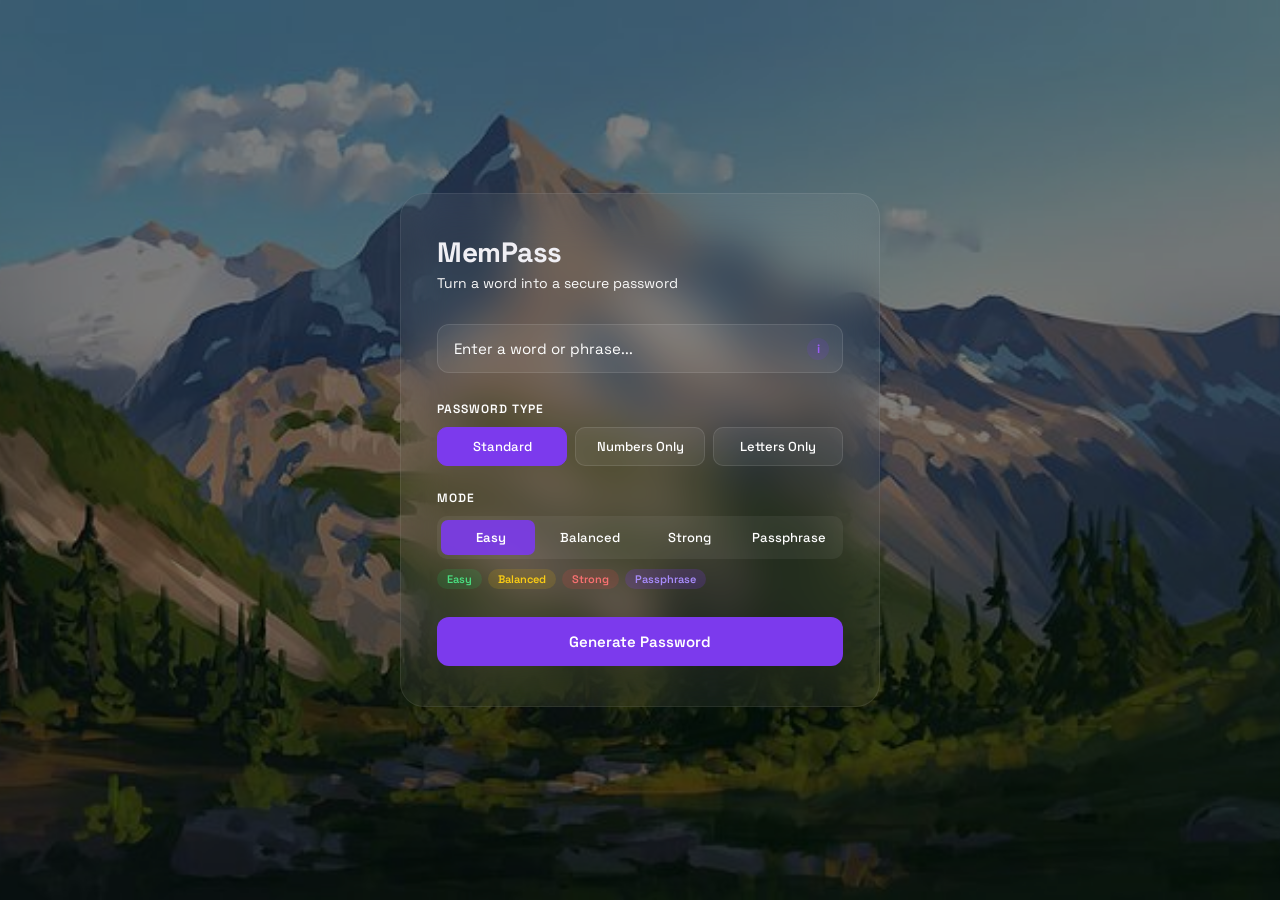
<file: password-generator/index.html>
<!DOCTYPE html>
<html lang="en">
<head>
  <meta charset="UTF-8" />
  <meta name="viewport" content="width=device-width, initial-scale=1.0"/>
  <title>MemPass</title>
  <link rel="preconnect" href="https://fonts.googleapis.com">
  <link href="https://fonts.googleapis.com/css2?family=Space+Grotesk:wght@400;500;600;700&family=JetBrains+Mono:wght@400;600&display=swap" rel="stylesheet">
  <link rel="stylesheet" href="style.css" />
</head>
<body>
  <div class="bg-layer" id="bgLayer1"></div>
  <div class="bg-layer" id="bgLayer2"></div>
  <!-- Main Card -->
  <main class="card-wrapper">
    <div class="card">

      <h1 class="title">MemPass</h1>
      <p class="subtitle">Turn a word into a secure password</p>

      <div class="input-group">
        <input type="text" id="phraseInput" class="phrase-input" placeholder="Enter a word or phrase..." autocomplete="off" />
        <button class="info-btn" id="infoBtn" aria-label="Info">i</button>
        <div class="tooltip" id="tooltip">Leave empty if no specific word needed</div>
      </div>

      <div class="section">
        <label class="section-label">Password Type</label>
        <div class="type-selector" id="typeSelector">
          <button class="type-btn active" data-type="standard">Standard</button>
          <button class="type-btn" data-type="numbers">Numbers Only</button>
          <button class="type-btn" data-type="letters">Letters Only</button>
        </div>
      </div>

      <div class="section digit-section hidden" id="digitSection">
        <label class="section-label">Number of Digits</label>
        <div class="digit-row">
          <input type="range" id="digitSlider" min="4" max="16" value="6" class="digit-slider"/>
          <span class="digit-count" id="digitCount">6</span>
        </div>
        <div class="digit-labels">
          <span>4</span><span>16</span>
        </div>
      </div>

      <div class="section" id="modeSection">
        <label class="section-label">Mode</label>
        <div class="mode-track">
          <div class="mode-fill" id="modeFill"></div>
          <div class="mode-options" id="modeOptions">
            <button class="mode-btn active" data-mode="easy">Easy</button>
            <button class="mode-btn" data-mode="balanced">Balanced</button>
            <button class="mode-btn" data-mode="strong">Strong</button>
            <button class="mode-btn" data-mode="passphrase">Passphrase</button>
          </div>
        </div>
        <div class="mode-labels">
          <span class="badge badge-easy">Easy</span>
          <span class="badge badge-balanced">Balanced</span>
          <span class="badge badge-strong">Strong</span>
          <span class="badge badge-passphrase">Passphrase</span>
        </div>
      </div>

      <button class="generate-btn" id="generateBtn">Generate Password</button>

    </div>
  </main>

  <!-- Popup Overlay -->
  <div class="overlay hidden" id="overlay">
    <div class="popup">
      <h2 class="popup-title">Your Passwords</h2>
      <p class="popup-subtitle">Pick one and copy it</p>
      <div class="suggestions" id="suggestions"></div>
      <button class="generate-again-btn" id="generateAgainBtn">Generate Again</button>
    </div>
  </div>

  <script src="script.js"></script>
</body>
</html>
</file>
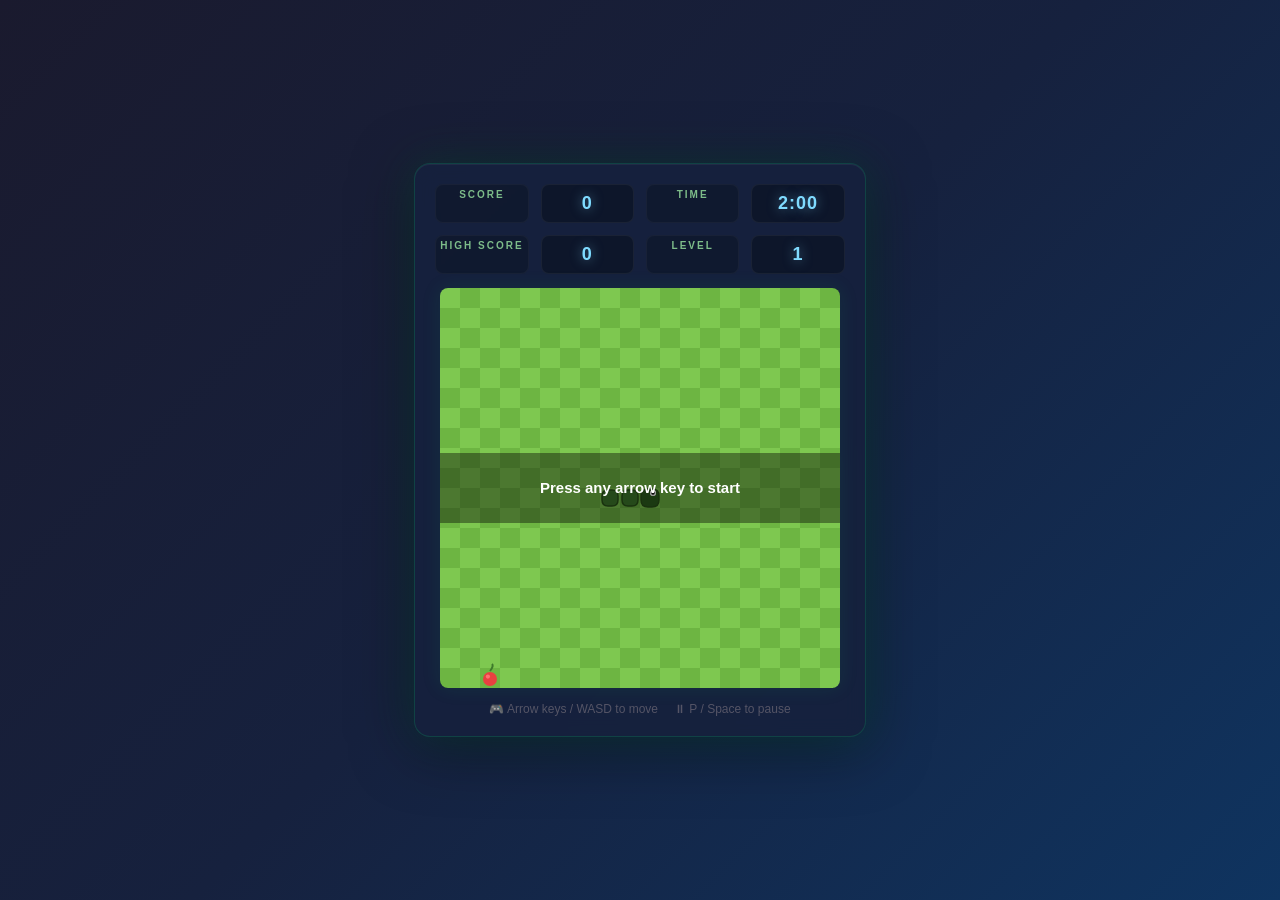
<file: snake-game/index.html>
<!DOCTYPE html>
<html lang="en">
<head>
<meta charset="UTF-8">
<meta name="viewport" content="width=device-width, initial-scale=1.0">
<title>Enhanced Snake</title>
<style>
  * { margin: 0; padding: 0; box-sizing: border-box; }
  body {
    min-height: 100vh;
    background: linear-gradient(135deg, #1a1a2e 0%, #16213e 50%, #0f3460 100%);
    display: flex;
    align-items: center;
    justify-content: center;
    font-family: 'Segoe UI', sans-serif;
    overflow: hidden;
  }
  
  .game-container {
    position: relative;
    display: flex;
    flex-direction: column;
    align-items: center;
    gap: 14px;
  }
  
  .box {
    background: rgba(22, 33, 62, 0.95);
    border-radius: 16px;
    padding: 20px;
    box-shadow: 
      0 0 40px rgba(0,200,100,0.15),
      0 10px 60px rgba(0,0,0,0.5),
      inset 0 1px 0 rgba(255,255,255,0.05);
    display: flex;
    flex-direction: column;
    align-items: center;
    gap: 14px;
    border: 1px solid rgba(0,200,100,0.2);
    backdrop-filter: blur(10px);
  }
  
  .hud {
    width: 100%;
    display: grid;
    grid-template-columns: repeat(4, 1fr);
    gap: 12px;
    color: #aaffaa;
    font-size: 13px;
    font-weight: 600;
    letter-spacing: 1px;
  }
  
  .hud-item {
    background: rgba(0,0,0,0.3);
    padding: 8px 12px;
    border-radius: 8px;
    text-align: center;
    border: 1px solid rgba(255,255,255,0.05);
  }
  
  .hud-item.label {
    font-size: 10px;
    text-transform: uppercase;
    letter-spacing: 2px;
    opacity: 0.7;
    padding: 4px;
  }
  
  .hud-item.value {
    font-size: 18px;
    color: #7fdbff;
    text-shadow: 0 0 12px rgba(127,219,255,0.5);
  }
  
  .hud-item.warning { color: #ef4444; animation: pulse 0.5s infinite; }
  
  @keyframes pulse {
    0%, 100% { opacity: 1; }
    50% { opacity: 0.5; }
  }
  
  canvas {
    border-radius: 8px;
    display: block;
    box-shadow: 
      inset 0 0 30px rgba(0,0,0,0.3),
      0 0 20px rgba(0,200,100,0.1);
  }
  
  .controls {
    color: #556;
    font-size: 12px;
    display: flex;
    gap: 16px;
    align-items: center;
  }
  
  .controls span {
    display: flex;
    align-items: center;
    gap: 4px;
  }

  /* Mobile Controls */
  .mobile-controls {
    display: none;
    grid-template-areas: 
      ". up ."
      "left . right"
      ". down .";
    gap: 8px;
    margin-top: 10px;
  }
  
  @media (max-width: 600px) {
    .mobile-controls { display: grid; }
    .controls { display: none; }
  }
  
  .mobile-btn {
    width: 60px;
    height: 60px;
    background: rgba(45, 122, 45, 0.3);
    border: 2px solid rgba(0,200,100,0.4);
    border-radius: 12px;
    color: #aaffaa;
    font-size: 24px;
    cursor: pointer;
    transition: all 0.15s;
    display: flex;
    align-items: center;
    justify-content: center;
    user-select: none;
    -webkit-tap-highlight-color: transparent;
  }
  
  .mobile-btn:active {
    background: rgba(45, 122, 45, 0.6);
    transform: scale(0.95);
  }
  
  .mobile-btn.up { grid-area: up; }
  .mobile-btn.down { grid-area: down; }
  .mobile-btn.left { grid-area: left; }
  .mobile-btn.right { grid-area: right; }

  /* Modal */
  .modal-overlay {
    display: none;
    position: fixed;
    inset: 0;
    background: rgba(0,0,0,0.75);
    align-items: center;
    justify-content: center;
    z-index: 10;
    backdrop-filter: blur(5px);
  }
  .modal-overlay.show { display: flex; }
  .modal {
    background: linear-gradient(145deg, #16213e 0%, #1a2744 100%);
    border: 1px solid #2a4a2a;
    border-radius: 20px;
    padding: 36px 44px;
    text-align: center;
    box-shadow: 
      0 0 60px rgba(0,200,100,0.25),
      0 20px 80px rgba(0,0,0,0.6);
    min-width: 300px;
    position: relative;
    overflow: hidden;
  }
  
  .modal::before {
    content: '';
    position: absolute;
    top: 0;
    left: 0;
    right: 0;
    height: 3px;
    background: linear-gradient(90deg, transparent, #00c864, transparent);
  }
  
  .modal h2 { 
    color: #fff; 
    font-size: 28px; 
    margin-bottom: 6px;
    text-shadow: 0 2px 20px rgba(0,0,0,0.5);
  }
  .modal .sub { color: #aaffaa; font-size: 15px; margin-bottom: 20px; opacity: 0.9; }
  .modal .points-label { color: #667; font-size: 11px; letter-spacing: 3px; text-transform: uppercase; margin-bottom: 6px; }
  .modal .score-line { 
    color: #7fdbff; 
    font-size: 64px; 
    font-weight: 800; 
    margin: 0 0 4px; 
    line-height: 1; 
    text-shadow: 0 0 30px rgba(127,219,255,0.6);
    animation: scorePopIn 0.4s ease-out;
  }
  
  @keyframes scorePopIn {
    0% { transform: scale(0.5); opacity: 0; }
    50% { transform: scale(1.1); }
    100% { transform: scale(1); opacity: 1; }
  }
  
  .modal .points-word { color: #aaffaa; font-size: 15px; margin-bottom: 28px; font-weight: 600; letter-spacing: 1px; }
  
  .high-score-display {
    background: rgba(255,215,0,0.1);
    border: 1px solid rgba(255,215,0,0.3);
    border-radius: 8px;
    padding: 10px;
    margin-bottom: 24px;
    color: #ffd700;
    font-size: 14px;
    font-weight: 600;
  }
  
  .modal button {
    background: linear-gradient(135deg, #2d7a2d 0%, #359535 100%);
    color: #fff;
    border: none;
    padding: 14px 42px;
    border-radius: 12px;
    font-size: 16px;
    font-weight: 700;
    cursor: pointer;
    transition: all 0.2s;
    letter-spacing: 1px;
    box-shadow: 0 4px 15px rgba(45,122,45,0.4);
    position: relative;
    overflow: hidden;
  }
  
  .modal button:hover { 
    background: linear-gradient(135deg, #3a9e3a 0%, #45b545 100%);
    transform: translateY(-2px) scale(1.04); 
    box-shadow: 0 6px 25px rgba(45,122,45,0.5);
  }
  
  .modal button:active {
    transform: translateY(0) scale(1);
  }

  /* Power-up indicator */
  .powerup-indicator {
    position: absolute;
    top: 70px;
    left: 50%;
    transform: translateX(-50%);
    background: linear-gradient(135deg, rgba(138,43,226,0.9), rgba(186,85,211,0.9));
    color: white;
    padding: 8px 20px;
    border-radius: 20px;
    font-size: 13px;
    font-weight: 700;
    letter-spacing: 1px;
    box-shadow: 0 4px 20px rgba(138,43,226,0.5);
    display: none;
    animation: powerupFloat 0.5s ease-out;
    z-index: 5;
  }
  
  .powerup-indicator.show { display: block; }
  
  @keyframes powerupFloat {
    0% { transform: translateX(-50%) translateY(-20px); opacity: 0; }
    100% { transform: translateX(-50%) translateY(0); opacity: 1; }
  }

  /* Pause overlay */
  .pause-overlay {
    position: absolute;
    inset: 0;
    background: rgba(0,0,0,0.6);
    display: none;
    align-items: center;
    justify-content: center;
    border-radius: 8px;
    backdrop-filter: blur(3px);
    z-index: 3;
  }
  
  .pause-overlay.show { display: flex; }
  
  .pause-text {
    color: white;
    font-size: 32px;
    font-weight: 800;
    letter-spacing: 4px;
    text-shadow: 0 0 30px rgba(255,255,255,0.5);
    animation: pauseBlink 1s infinite;
  }
  
  @keyframes pauseBlink {
    0%, 100% { opacity: 1; }
    50% { opacity: 0.5; }
  }

  /* Combo display */
  .combo-display {
    position: absolute;
    pointer-events: none;
    font-size: 24px;
    font-weight: 800;
    color: #ffd700;
    text-shadow: 0 0 20px rgba(255,215,0,0.8), 2px 2px 4px rgba(0,0,0,0.8);
    animation: comboFadeUp 0.8s ease-out forwards;
    z-index: 4;
  }
  
  @keyframes comboFadeUp {
    0% { transform: translateY(0) scale(1); opacity: 1; }
    100% { transform: translateY(-50px) scale(1.3); opacity: 0; }
  }
</style>
</head>
<body>

<div class="game-container">
  <div class="box" id="gameBox">
    <div class="hud">
      <div class="hud-item label">Score</div>
      <div class="hud-item value" id="score">0</div>
      <div class="hud-item label">Time</div>
      <div class="hud-item value" id="timer">2:00</div>
      <div class="hud-item label">High Score</div>
      <div class="hud-item value" id="highScore">0</div>
      <div class="hud-item label">Level</div>
      <div class="hud-item value" id="level">1</div>
    </div>
    
    <canvas id="c" width="400" height="400"></canvas>
    
    <div class="pause-overlay" id="pauseOverlay">
      <div class="pause-text">PAUSED</div>
    </div>
    
    <div class="powerup-indicator" id="powerupIndicator">⚡ POWER-UP ACTIVE!</div>
    
    <div class="controls">
      <span>🎮 Arrow keys / WASD to move</span>
      <span>⏸ P / Space to pause</span>
    </div>
  </div>
  
  <!-- Mobile Controls -->
  <div class="mobile-controls">
    <button class="mobile-btn up" onclick="handleMobileInput('up')">▲</button>
    <button class="mobile-btn left" onclick="handleMobileInput('left')">◄</button>
    <button class="mobile-btn right" onclick="handleMobileInput('right')">►</button>
    <button class="mobile-btn down" onclick="handleMobileInput('down')">▼</button>
  </div>
</div>

<!-- Result Modal -->
<div class="modal-overlay" id="modal">
  <div class="modal">
    <h2 id="modal-title">Game Over</h2>
    <div class="sub" id="modal-sub">Your score</div>
    <div class="points-label">Points Scored</div>
    <div class="score-line" id="modal-score">0</div>
    <div class="points-word" id="modal-pts-word">points</div>
    <div class="high-score-display" id="newHighScore" style="display:none;">🏆 NEW HIGH SCORE! 🏆</div>
    <button onclick="tryAgain()">Try Again</button>
  </div>
</div>

<script>
const CELL = 20;
let canvas, ctx, scoreEl, timerEl, highScoreEl, levelEl;
let gameLoop, respawnTimeout, countdownInterval, particleLoop;
let snake, dir, nextDir, food, powerup, score, running, gameOver, paused;
let speed, gameStartTime, lastMoveTime;
let particles = [];
let audioCtx;
let highScore = parseInt(localStorage.getItem('snakeHighScore')) || 0;
let combo = 0, comboTimer = null;
let activePowerup = null, powerupEndTime = 0;

const BASE_SPEED = 150, MIN_SPEED = 55, SPEED_STEP = 8, GAME_DURATION = 120;
const C = {
  bg1:'#7ec850', bg2:'#6db542',
  snake:'#3d7a2b', head:'#2d5e1e', outline:'#2a5218',
  food:'#e84040', shine:'#ff7070', stem:'#3d7a2b',
  speedBoost:'#ff6b6b', doublePoints:'#ffd93d', invincible:'#6bcb77', magnet:'#4d96ff'
};

// Audio System
function initAudio() {
  if (!audioCtx) {
    audioCtx = new (window.AudioContext || window.webkitAudioContext)();
  }
}

function playSound(type) {
  if (!audioCtx) return;
  
  const oscillator = audioCtx.createOscillator();
  const gainNode = audioCtx.createGain();
  
  oscillator.connect(gainNode);
  gainNode.connect(audioCtx.destination);
  
  switch(type) {
    case 'eat':
      oscillator.frequency.setValueAtTime(587.33, audioCtx.currentTime);
      oscillator.frequency.exponentialRampToValueAtTime(880, audioCtx.currentTime + 0.1);
      gainNode.gain.setValueAtTime(0.15, audioCtx.currentTime);
      gainNode.gain.exponentialRampToValueAtTime(0.01, audioCtx.currentTime + 0.15);
      oscillator.start(audioCtx.currentTime);
      oscillator.stop(audioCtx.currentTime + 0.15);
      break;
    case 'powerup':
      oscillator.type = 'square';
      oscillator.frequency.setValueAtTime(440, audioCtx.currentTime);
      oscillator.frequency.exponentialRampToValueAtTime(880, audioCtx.currentTime + 0.15);
      oscillator.frequency.exponentialRampToValueAtTime(1320, audioCtx.currentTime + 0.3);
      gainNode.gain.setValueAtTime(0.12, audioCtx.currentTime);
      gainNode.gain.exponentialRampToValueAtTime(0.01, audioCtx.currentTime + 0.35);
      oscillator.start(audioCtx.currentTime);
      oscillator.stop(audioCtx.currentTime + 0.35);
      break;
    case 'gameover':
      oscillator.type = 'sawtooth';
      oscillator.frequency.setValueAtTime(200, audioCtx.currentTime);
      oscillator.frequency.exponentialRampToValueAtTime(50, audioCtx.currentTime + 0.5);
      gainNode.gain.setValueAtTime(0.2, audioCtx.currentTime);
      gainNode.gain.exponentialRampToValueAtTime(0.01, audioCtx.currentTime + 0.6);
      oscillator.start(audioCtx.currentTime);
      oscillator.stop(audioCtx.currentTime + 0.6);
      break;
    case 'combo':
      oscillator.type = 'sine';
      oscillator.frequency.setValueAtTime(880, audioCtx.currentTime);
      oscillator.frequency.setValueAtTime(1108.73, audioCtx.currentTime + 0.08);
      gainNode.gain.setValueAtTime(0.1, audioCtx.currentTime);
      gainNode.gain.exponentialRampToValueAtTime(0.01, audioCtx.currentTime + 0.15);
      oscillator.start(audioCtx.currentTime);
      oscillator.stop(audioCtx.currentTime + 0.15);
      break;
  }
}

// Particle System
class Particle {
  constructor(x, y, color, type = 'normal') {
    this.x = x;
    this.y = y;
    this.color = color;
    this.type = type;
    this.vx = (Math.random() - 0.5) * 8;
    this.vy = (Math.random() - 0.5) * 8 - 2;
    this.life = 1;
    this.decay = 0.02 + Math.random() * 0.02;
    this.size = type === 'sparkle' ? 3 + Math.random() * 4 : 2 + Math.random() * 3;
  }
  
  update() {
    this.x += this.vx;
    this.y += this.vy;
    this.vy += 0.15;
    this.life -= this.decay;
    this.size *= 0.97;
  }
  
  draw(ctx) {
    ctx.save();
    ctx.globalAlpha = this.life;
    ctx.fillStyle = this.color;
    ctx.shadowBlur = 10;
    ctx.shadowColor = this.color;
    ctx.beginPath();
    ctx.arc(this.x, this.y, this.size, 0, Math.PI * 2);
    ctx.fill();
    ctx.restore();
  }
}

function createParticles(x, y, color, count = 15, type = 'normal') {
  for (let i = 0; i < count; i++) {
    particles.push(new Particle(x, y, color, type));
  }
}

function updateParticles() {
  particles = particles.filter(p => p.life > 0);
  particles.forEach(p => p.update());
}

function drawParticles(ctx) {
  particles.forEach(p => p.draw(ctx));
}

// Power-up System
const POWERUP_TYPES = [
  { type: 'speedBoost', color: C.speedBoost, symbol: '⚡', duration: 5000, name: 'SPEED BOOST' },
  { type: 'doublePoints', color: C.doublePoints, symbol: '✦', duration: 8000, name: 'DOUBLE POINTS' },
  { type: 'invincible', color: C.invincible, symbol: '🛡', duration: 4000, name: 'INVINCIBLE' },
];

function spawnPowerup() {
  if (powerup || Math.random() > 0.3) return;
  
  const cols = canvas.width/CELL|0, rows = canvas.height/CELL|0;
  let p;
  do { 
    p = {x:Math.random()*cols|0, y:Math.random()*rows|0}; 
  } while (snake.some(s=>s.x===p.x&&s.y===p.y) || (food && p.x===food.x && p.y===food.y));
  
  const type = POWERUP_TYPES[Math.floor(Math.random() * POWERUP_TYPES.length)];
  powerup = { ...p, ...type };
}

function activatePowerup(p) {
  activePowerup = p.type;
  powerupEndTime = Date.now() + p.duration;
  
  const indicator = document.getElementById('powerupIndicator');
  indicator.textContent = `${p.symbol} ${p.name}!`;
  indicator.style.background = `linear-gradient(135deg, ${p.color}dd, ${p.color}aa)`;
  indicator.classList.add('show');
  
  setTimeout(() => {
    indicator.classList.remove('show');
    activePowerup = null;
  }, p.duration);
  
  createParticles(
    p.x * CELL + CELL/2, 
    p.y * CELL + CELL/2, 
    p.color, 
    25, 
    'sparkle'
  );
  
  playSound('powerup');
}

// Combo System
function addCombo(x, y) {
  combo++;
  clearTimeout(comboTimer);
  
  if (combo >= 3) {
    const points = Math.floor(combo * 0.5);
    showCombo(x, y, combo, points);
    score += points;
    scoreEl.textContent = score;
    playSound('combo');
  }
  
  comboTimer = setTimeout(() => { combo = 0; }, 2000);
}

function showCombo(x, y, count, bonusPoints) {
  const comboDiv = document.createElement('div');
  comboDiv.className = 'combo-display';
  comboDiv.textContent = `${count}x COMBO! +${bonusPoints}`;
  comboDiv.style.left = `${x}px`;
  comboDiv.style.top = `${y}px`;
  document.getElementById('gameBox').appendChild(comboDiv);
  
  setTimeout(() => comboDiv.remove(), 800);
}

// Screen Shake
let shakeIntensity = 0;
function triggerShake(intensity = 5) {
  shakeIntensity = intensity;
}

function applyShake() {
  if (shakeIntensity > 0) {
    const dx = (Math.random() - 0.5) * shakeIntensity;
    const dy = (Math.random() - 0.5) * shakeIntensity;
    ctx.translate(dx, dy);
    shakeIntensity *= 0.9;
    if (shakeIntensity < 0.5) shakeIntensity = 0;
  }
}

function init() {
  canvas = document.getElementById('c');
  ctx = canvas.getContext('2d');
  scoreEl = document.getElementById('score');
  timerEl = document.getElementById('timer');
  highScoreEl = document.getElementById('highScore');
  levelEl = document.getElementById('level');
  highScoreEl.textContent = highScore;
  reset();
  document.addEventListener('keydown', onKey);
  
  // Start particle loop
  function particleAnimationLoop() {
    updateParticles();
    if (!running || paused) {
      ctx.save();
      ctx.setTransform(1, 0, 0, 1, 0, 0);
      drawParticles(ctx);
      ctx.restore();
    }
    requestAnimationFrame(particleAnimationLoop);
  }
  particleAnimationLoop();
}

function reset() {
  clearInterval(gameLoop); 
  clearTimeout(respawnTimeout); 
  clearInterval(countdownInterval);
  const cols = canvas.width/CELL, rows = canvas.height/CELL;
  snake = [{x:cols/2|0,y:rows/2|0},{x:cols/2-1|0,y:rows/2|0},{x:cols/2-2|0,y:rows/2|0}];
  dir = {x:1,y:0}; nextDir = {x:1,y:0};
  score = 0; speed = BASE_SPEED; running = false; gameOver = false; paused = false; gameStartTime = null;
  particles = []; combo = 0; activePowerup = null; powerup = null;
  scoreEl.textContent = 0;
  timerEl.textContent = '2:00'; 
  timerEl.style.color = '';
  timerEl.parentElement.classList.remove('warning');
  levelEl.textContent = 1;
  document.getElementById('pauseOverlay').classList.remove('show');
  document.getElementById('powerupIndicator').classList.remove('show');
  placeFood(); 
  draw();
}

function placeFood() {
  const cols = canvas.width/CELL|0, rows = canvas.height/CELL|0;
  let p;
  do { p = {x:Math.random()*cols|0, y:Math.random()*rows|0}; }
  while (snake.some(s=>s.x===p.x&&s.y===p.y));
  food = p;
}

function start() {
  if (running || paused) return;
  initAudio();
  running = true; gameStartTime = Date.now();
  clearInterval(gameLoop); gameLoop = setInterval(tick, speed);
  let rem = GAME_DURATION;
  countdownInterval = setInterval(()=>{
    rem--;
    timerEl.textContent = `${rem/60|0}:${(rem%60).toString().padStart(2,'0')}`;
    if (rem<=15) { 
      timerEl.style.color = '#ef4444'; 
      timerEl.parentElement.classList.add('warning');
    }
    if (rem<=0) { 
      clearInterval(countdownInterval); stop(); gameOver=true; draw(); showModal("TIME'S UP! ⏰","Time ran out",score); 
    }
  }, 1000);
}

function togglePause() {
  if (!running || gameOver) return;
  
  paused = !paused;
  const overlay = document.getElementById('pauseOverlay');
  
  if (paused) {
    clearInterval(gameLoop);
    overlay.classList.add('show');
  } else {
    gameLoop = setInterval(tick, speed);
    overlay.classList.remove('show');
  }
}

function stop() { 
  clearInterval(gameLoop); 
  clearTimeout(respawnTimeout); 
  clearInterval(countdownInterval); 
  running=false; 
  paused=false;
}

function tick() {
  dir = nextDir;
  const cols=canvas.width/CELL|0, rows=canvas.height/CELL|0;
  const head = {x:((snake[0].x+dir.x)+cols)%cols, y:((snake[0].y+dir.y)+rows)%rows};
  
  if (activePowerup !== 'invincible' && snake.slice(0,-1).some(s=>s.x===head.x&&s.y===head.y)) {
    stop(); gameOver=true; draw(); 
    triggerShake(10);
    playSound('gameover');
    showModal('GAME OVER 💀','You hit yourself',score); 
    return;
  }
  
  snake.unshift(head);
  
  if (food&&head.x===food.x&&head.y===food.y) {
    let points = 1;
    if (activePowerup === 'doublePoints') points *= 2;
    
    score += points;
    scoreEl.textContent = score;
    
    const newLevel = Math.floor(score / 10) + 1;
    if (newLevel > parseInt(levelEl.textContent)) {
      levelEl.textContent = newLevel;
    }
    
    speed=Math.max(MIN_SPEED,speed-SPEED_STEP);
    clearInterval(gameLoop); gameLoop=setInterval(tick,speed);
    
    createParticles(food.x*CELL+CELL/2, food.y*CELL+CELL/2, C.food, 20);
    addCombo(food.x*CELL, food.y*CELL);
    playSound('eat');
    
    food=null;
    const elapsed=(Date.now()-gameStartTime)/1000;
    respawnTimeout=setTimeout(()=>{
      placeFood(); 
      spawnPowerup();
    }, Math.max(0,2000-elapsed*15));
  } else {
    snake.pop();
  }
  
  if (powerup && head.x===powerup.x && head.y===powerup.y) {
    activatePowerup(powerup);
    powerup = null;
  }
  
  draw();
}

function handleMobileInput(direction) {
  const map = {
    up: {x:0,y:-1},
    down: {x:0,y:1},
    left: {x:-1,y:0},
    right: {x:1,y:0}
  };
  
  const nd = map[direction];
  if(!nd) return;
  if(nd.x===-dir.x&&nd.y===-dir.y) return;
  nextDir=nd;
  if(!running&&!gameOver) start();
}

function onKey(e) {
  if ((e.key === 'p' || e.key === 'P' || e.code === 'Space') && running) {
    togglePause();
    e.preventDefault();
    return;
  }
  
  const map={ArrowUp:{x:0,y:-1},ArrowDown:{x:0,y:1},ArrowLeft:{x:-1,y:0},ArrowRight:{x:1,y:0},
             w:{x:0,y:-1},W:{x:0,y:-1},s:{x:0,y:1},S:{x:0,y:1},
             a:{x:-1,y:0},A:{x:-1,y:0},d:{x:1,y:0},D:{x:1,y:0}};
  const nd=map[e.key]; 
  if(!nd) return;
  if(nd.x===-dir.x&&nd.y===-dir.y) return;
  nextDir=nd;
  if(!running&&!gameOver) start();
  e.preventDefault();
}

// FIXED: Corrected rounded rectangle function
function rr(x,y,w,h,r) {
  ctx.beginPath();
  ctx.moveTo(x+r,y);
  ctx.lineTo(x+w-r,y);
  ctx.quadraticCurveTo(x+w,y,x+w,y+r);
  ctx.lineTo(x+w,y+h-r);
  ctx.quadraticCurveTo(x+w,y+h,x+w-r,y+h);
  ctx.lineTo(x+r,y+h);
  ctx.quadraticCurveTo(x,y+h,x,y+h-r);
  ctx.lineTo(x,y+r);  // FIXED: Was incorrectly "ctx.lineTo(y+r)"
  ctx.quadraticCurveTo(x,y,x+r,y);
  ctx.closePath();
}

function draw() {
  const cols=canvas.width/CELL|0, rows=canvas.height/CELL|0;
  
  ctx.save();
  applyShake();
  
  // Draw grid
  for(let r=0;r<rows;r++) for(let c=0;c<cols;c++) {
    ctx.fillStyle=(r+c)%2===0?C.bg1:C.bg2; 
    ctx.fillRect(c*CELL,r*CELL,CELL,CELL);
  }
  
  // Draw food
  if(food) {
    const cx=food.x*CELL+CELL/2, cy=food.y*CELL+CELL/2, fr=CELL/2-3;
    ctx.fillStyle=C.food; ctx.beginPath(); ctx.arc(cx,cy+1,fr,0,Math.PI*2); ctx.fill();
    ctx.fillStyle=C.shine; ctx.beginPath(); ctx.arc(cx-fr*0.3,cy-fr*0.2,fr*0.3,0,Math.PI*2); ctx.fill();
    ctx.strokeStyle=C.stem; ctx.lineWidth=2; ctx.beginPath();
    ctx.moveTo(cx,cy-fr); ctx.quadraticCurveTo(cx+4,cy-fr-5,cx+2,cy-fr-7); ctx.stroke();
  }
  
  // Draw power-up
  if (powerup) {
    const cx = powerup.x * CELL + CELL/2;
    const cy = powerup.y * CELL + CELL/2;
    const time = Date.now() / 200;
    const pulseSize = Math.sin(time) * 2;
    
    ctx.save();
    ctx.shadowBlur = 15;
    ctx.shadowColor = powerup.color;
    ctx.fillStyle = powerup.color;
    ctx.beginPath();
    ctx.arc(cx, cy, CELL/2 - 2 + pulseSize, 0, Math.PI * 2);
    ctx.fill();
    
    ctx.fillStyle = 'white';
    ctx.font = '14px Arial';
    ctx.textAlign = 'center';
    ctx.textBaseline = 'middle';
    ctx.fillText(powerup.symbol, cx, cy);
    ctx.restore();
  }
  
  // Draw snake
  for(let i=snake.length-1;i>=0;i--) {
    const {x,y}=snake[i],px=x*CELL,py=y*CELL,pad=i===0?1:2,r=i===0?7:6;
    
    let snakeColor = i === 0 ? C.head : C.snake;
    
    if (activePowerup === 'invincible' && i === 0) {
      const time = Date.now() / 100;
      const hue = (time % 360);
      snakeColor = `hsl(${hue}, 70%, 50%)`;
      ctx.shadowBlur = 15;
      ctx.shadowColor = snakeColor;
    }
    
    ctx.fillStyle=snakeColor; 
    ctx.strokeStyle=C.outline; 
    ctx.lineWidth=1.5;
    rr(px+pad,py+pad,CELL-pad*2,CELL-pad*2,r); 
    ctx.fill(); 
    ctx.stroke();
    
    if(i===0) {
      ctx.fillStyle='white';
      const ex=dir.x===1?px+CELL-7:dir.x===-1?px+4:px+5, 
            ey=dir.y===1?py+CELL-7:dir.y===-1?py+4:py+5;
      const ex2=dir.x!==0?ex:px+CELL-7;
      ctx.beginPath();ctx.arc(ex,ey,3,0,Math.PI*2);ctx.fill();
      ctx.beginPath();ctx.arc(ex2,ey,3,0,Math.PI*2);ctx.fill();
      ctx.fillStyle='#111';
      ctx.beginPath();ctx.arc(ex,ey,1.5,0,Math.PI*2);ctx.fill();
      ctx.beginPath();ctx.arc(ex2,ey,1.5,0,Math.PI*2);ctx.fill();
      
      ctx.shadowBlur = 0;
    }
  }
  
  // Draw particles
  drawParticles(ctx);
  
  // Start screen
  if(!running&&!gameOver) {
    ctx.fillStyle='rgba(0,0,0,0.4)'; 
    ctx.fillRect(0,canvas.height/2-35,canvas.width,70);
    ctx.fillStyle='white'; 
    ctx.font='bold 15px Segoe UI,sans-serif'; 
    ctx.textAlign='center';
    ctx.fillText('Press any arrow key to start',canvas.width/2,canvas.height/2+5);
  }
  
  ctx.restore();
}

function showModal(title, sub, finalScore) {
  const isNewHighScore = finalScore > highScore;
  
  if (isNewHighScore) {
    highScore = finalScore;
    localStorage.setItem('snakeHighScore', highScore);
    highScoreEl.textContent = highScore;
  }
  
  document.getElementById('modal-title').textContent = title;
  document.getElementById('modal-sub').textContent = sub;
  document.getElementById('modal-score').textContent = finalScore;
  document.getElementById('modal-pts-word').textContent = finalScore === 1 ? 'point' : 'points';
  document.getElementById('newHighScore').style.display = isNewHighScore ? 'block' : 'none';
  document.getElementById('modal').classList.add('show');
}

function tryAgain() {
  document.getElementById('modal').classList.remove('show');
  reset();
}

init();
</script>
</body>
</html>
</file>
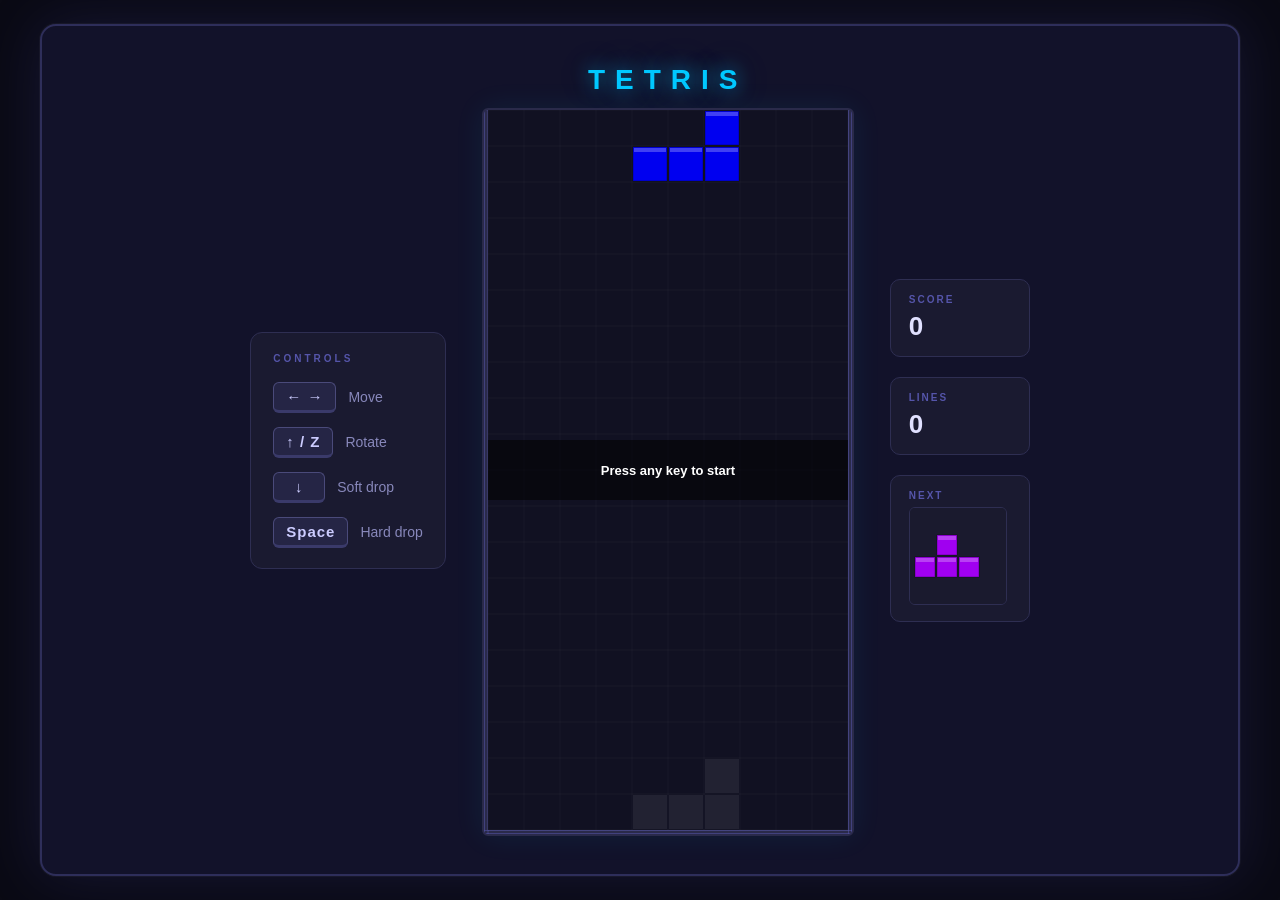
<file: tetris-game/index.html>
<!DOCTYPE html>
<html lang="en">
<head>
  <meta charset="UTF-8" />
  <meta name="viewport" content="width=device-width, initial-scale=1.0"/>
  <title>Tetris</title>
  <style>
    * { margin: 0; padding: 0; box-sizing: border-box; }

    body {
      background: #0a0a14;
      display: flex;
      align-items: center;
      justify-content: center;
      min-height: 100vh;
      font-family: 'Segoe UI', sans-serif;
    }

    /* Big rectangle — slightly smaller than viewport */
    .outer-box {
      width: calc(100vw - 48px);
      height: calc(100vh - 48px);
      max-width: 1200px;
      background: #12122a;
      border: 2px solid #2e2e5a;
      border-radius: 16px;
      box-shadow: 0 0 60px rgba(80, 80, 200, 0.18), 0 0 0 1px rgba(255,255,255,0.04);
      display: flex;
      align-items: center;
      justify-content: center;
      gap: 36px;
      padding: 32px;
    }

    /* LEFT: controls panel */
    .controls-panel {
      display: flex;
      flex-direction: column;
      gap: 0;
      min-width: 180px;
    }

    .controls-card {
      background: #1a1a30;
      border: 1px solid #2e2e52;
      border-radius: 12px;
      padding: 20px 22px;
    }

    .controls-card h3 {
      font-size: 10px;
      letter-spacing: 3px;
      text-transform: uppercase;
      color: #5555aa;
      margin-bottom: 18px;
    }

    .controls-card .key-row {
      display: flex;
      align-items: center;
      gap: 12px;
      margin-bottom: 14px;
    }

    .controls-card .key-row:last-child {
      margin-bottom: 0;
    }

    .key {
      background: #252545;
      border: 1px solid #4a4a7a;
      border-bottom: 3px solid #3a3a6a;
      border-radius: 6px;
      padding: 5px 12px;
      font-size: 15px;
      color: #ccccff;
      font-weight: 700;
      white-space: nowrap;
      min-width: 52px;
      text-align: center;
      letter-spacing: 1px;
    }

    .key-label {
      font-size: 14px;
      color: #8888bb;
      font-weight: 500;
    }

    /* CENTER: game canvas with title above */
    .game-wrap {
      display: flex;
      flex-direction: column;
      align-items: center;
      gap: 0;
    }

    .game-title {
      font-size: 28px;
      font-weight: 900;
      letter-spacing: 10px;
      text-transform: uppercase;
      color: #00c8ff;
      text-shadow: 0 0 18px rgba(0, 200, 255, 0.6), 0 0 40px rgba(0, 200, 255, 0.25);
      text-align: center;
      margin-bottom: 12px;
      font-family: 'Segoe UI', sans-serif;
    }

    canvas#tetrisCanvas {
      display: block;
      border: 2px solid #2a2a4a;
      border-radius: 6px;
      box-shadow: 0 0 30px rgba(0, 200, 255, 0.08);
    }

    /* RIGHT: side panel */
    .side-panel {
      display: flex;
      flex-direction: column;
      gap: 20px;
      min-width: 140px;
    }

    .panel-card {
      background: #1a1a30;
      border: 1px solid #2e2e52;
      border-radius: 10px;
      padding: 14px 18px;
    }

    .panel-card h3 {
      font-size: 10px;
      letter-spacing: 2px;
      text-transform: uppercase;
      color: #5555aa;
      margin-bottom: 6px;
    }

    .panel-card .value {
      font-size: 26px;
      font-weight: 700;
      color: #e0e0ff;
    }

    canvas#nextCanvas {
      display: block;
      background: #1a1a2e;
      border-radius: 6px;
      border: 1px solid #2e2e52;
    }
  </style>
</head>
<body>

<div class="outer-box">

  <!-- LEFT: Controls Panel -->
  <div class="controls-panel">
    <div class="controls-card">
      <h3>Controls</h3>
      <div class="key-row"><span class="key">← →</span><span class="key-label">Move</span></div>
      <div class="key-row"><span class="key">↑ / Z</span><span class="key-label">Rotate</span></div>
      <div class="key-row"><span class="key">↓</span><span class="key-label">Soft drop</span></div>
      <div class="key-row"><span class="key">Space</span><span class="key-label">Hard drop</span></div>
    </div>
  </div>

  <!-- CENTER: Game Canvas with Title -->
  <div class="game-wrap">
    <div class="game-title">Tetris</div>
    <canvas id="tetrisCanvas"></canvas>
  </div>

  <!-- RIGHT: Side Panel -->
  <div class="side-panel">

    <div class="panel-card">
      <h3>Score</h3>
      <div class="value" id="score">0</div>
    </div>

    <div class="panel-card">
      <h3>Lines</h3>
      <div class="value" id="lines">0</div>
    </div>

    <div class="panel-card" style="padding-bottom:16px;">
      <h3>Next</h3>
      <canvas id="nextCanvas" width="96" height="96"></canvas>
    </div>

  </div>
</div>

<script>
const TetrisGame = (() => {
  const COLS = 10, ROWS = 20;
  let CELL = 28;
  const WALL = 4;

  let canvas, ctx, nextCanvas, nextCtx, scoreEl, linesEl;
  let board, currentPiece, nextPiece, score, lines, running, gameOver, gameLoop;
  let animating = false, fallingBlocks = [], clearingRows = [];
  let startTime, elapsedTime;

  const PIECES = [
    { shape: [[1,1,1,1]],           color: '#00f0f0' },
    { shape: [[1,1],[1,1]],         color: '#f0f000' },
    { shape: [[0,1,0],[1,1,1]],     color: '#a000f0' },
    { shape: [[1,0,0],[1,1,1]],     color: '#f0a000' },
    { shape: [[0,0,1],[1,1,1]],     color: '#0000f0' },
    { shape: [[0,1,1],[1,1,0]],     color: '#00f000' },
    { shape: [[1,1,0],[0,1,1]],     color: '#f00000' },
  ];

  const SCORE_TABLE = [0, 100, 300, 500, 800];

  function sizeCanvas() {
    // Fit canvas inside the outer box, leaving room for the side panel
    const outerH = window.innerHeight - 48 - 64; // box height minus padding
    const outerW = window.innerWidth  - 48 - 64;
    // side panel is ~200px, gap 40px
    const availH = outerH;
    const availW = outerW - 220;
    // cell size from height: ROWS*CELL + WALL fits in availH
    const cellH = Math.floor((availH - WALL) / ROWS);
    // cell size from width: COLS*CELL + WALL*2 fits in availW
    const cellW = Math.floor((availW - WALL * 2) / COLS);
    CELL = Math.max(18, Math.min(cellH, cellW, 36));
    canvas.width  = COLS * CELL + WALL * 2;
    canvas.height = ROWS * CELL + WALL;
  }

  function init(canvasEl, nextCanvasEl, scoreElement, linesElement) {
    canvas = canvasEl;
    ctx = canvas.getContext('2d');
    nextCanvas = nextCanvasEl;
    nextCtx = nextCanvas.getContext('2d');
    scoreEl = scoreElement;
    linesEl = linesElement;
    sizeCanvas();
    window.addEventListener('resize', () => { sizeCanvas(); draw(); drawNext(); });
    reset();
    document.addEventListener('keydown', onKey);
  }

  function reset() {
    clearInterval(gameLoop);
    board = Array.from({ length: ROWS }, () => Array(COLS).fill(0));
    score = 0; lines = 0; running = false; gameOver = false; animating = false;
    fallingBlocks = []; clearingRows = []; startTime = null; elapsedTime = 0;
    if (scoreEl) scoreEl.textContent = 0;
    if (linesEl) linesEl.textContent = 0;
    currentPiece = spawnPiece();
    nextPiece = spawnPiece();
    draw(); drawNext();
  }

  function spawnPiece() {
    const p = PIECES[Math.floor(Math.random() * PIECES.length)];
    return {
      shape: p.shape.map(r => [...r]),
      color: p.color,
      x: Math.floor(COLS / 2) - Math.floor(p.shape[0].length / 2),
      y: 0,
    };
  }

  function start() {
    if (gameOver) { reset(); return; }
    if (running) return;
    running = true;
    startTime = Date.now();
    gameLoop = setInterval(tick, 500);
  }

  function stop() { clearInterval(gameLoop); running = false; }

  function tick() {
    if (animating) return;
    if (!move(0, 1)) {
      place();
      const clearedRows = findClearLines();
      if (clearedRows.length > 0) {
        animateClear(clearedRows);
      } else {
        nextTurn();
      }
      return;
    }
    draw();
  }

  function nextTurn() {
    currentPiece = nextPiece;
    nextPiece = spawnPiece();
    drawNext();
    if (collides(currentPiece, 0, 0)) {
      elapsedTime = startTime ? Math.floor((Date.now() - startTime) / 1000) : 0;
      stop(); gameOver = true; draw(); drawGameOver();
    }
  }

  function findClearLines() {
    const rows = [];
    for (let r = 0; r < ROWS; r++)
      if (board[r].every(c => c !== 0)) rows.push(r);
    return rows;
  }

  function animateClear(rowIndices) {
    animating = true;
    clearingRows = rowIndices;
    let flashes = 0;
    const flashInterval = setInterval(() => {
      flashes++;
      draw();
      if (flashes >= 4) {
        clearInterval(flashInterval);
        doFallAnimation(rowIndices);
      }
    }, 60);
  }

  function doFallAnimation(rowIndices) {
    const rowSet = new Set(rowIndices);
    const newBoard = board.filter((_, r) => !rowSet.has(r));
    const removed = rowIndices.length;
    while (newBoard.length < ROWS) newBoard.unshift(Array(COLS).fill(0));

    fallingBlocks = [];
    const topClearRow = Math.min(...rowIndices);

    for (let r = 0; r < topClearRow; r++) {
      for (let c = 0; c < COLS; c++) {
        if (board[r][c]) {
          fallingBlocks.push({
            color: board[r][c],
            col: c,
            currentY: r * CELL,
            targetY: (r + removed) * CELL,
          });
        }
      }
    }

    for (let r = 0; r < topClearRow; r++) board[r] = Array(COLS).fill(0);
    for (const ri of rowIndices) board[ri] = Array(COLS).fill(0);

    const speed = 6;

    function animFrame() {
      let allDone = true;
      for (const b of fallingBlocks) {
        b.currentY = Math.min(b.currentY + speed, b.targetY);
        if (b.currentY < b.targetY) allDone = false;
      }
      draw();
      if (!allDone) {
        requestAnimationFrame(animFrame);
      } else {
        fallingBlocks = [];
        board = newBoard;
        const cleared = rowIndices.length;
        score += SCORE_TABLE[cleared] || 0;
        lines += cleared;
        if (scoreEl) scoreEl.textContent = score;
        if (linesEl) linesEl.textContent = lines;
        clearingRows = [];
        animating = false;
        nextTurn();
        if (!gameOver) draw();
      }
    }
    requestAnimationFrame(animFrame);
  }

  function move(dx, dy) {
    if (!collides(currentPiece, dx, dy)) {
      currentPiece.x += dx;
      currentPiece.y += dy;
      draw();
      return true;
    }
    return false;
  }

  function rotate() {
    const rotated = currentPiece.shape[0].map((_, i) =>
      currentPiece.shape.map(r => r[i]).reverse()
    );
    const prev = currentPiece.shape;
    currentPiece.shape = rotated;
    if (collides(currentPiece, 0, 0)) currentPiece.shape = prev;
    draw();
  }

  function hardDrop() {
    while (!collides(currentPiece, 0, 1)) currentPiece.y++;
    tick();
  }

  function collides(piece, dx, dy) {
    for (let r = 0; r < piece.shape.length; r++) {
      for (let c = 0; c < piece.shape[r].length; c++) {
        if (!piece.shape[r][c]) continue;
        const nx = piece.x + c + dx;
        const ny = piece.y + r + dy;
        if (nx < 0 || nx >= COLS || ny >= ROWS) return true;
        if (ny >= 0 && board[ny][nx]) return true;
      }
    }
    return false;
  }

  function place() {
    for (let r = 0; r < currentPiece.shape.length; r++)
      for (let c = 0; c < currentPiece.shape[r].length; c++)
        if (currentPiece.shape[r][c]) {
          const ny = currentPiece.y + r;
          if (ny >= 0) board[ny][currentPiece.x + c] = currentPiece.color;
        }
  }

  function drawBlock(color, x, y, size, context, alpha) {
    context.globalAlpha = alpha !== undefined ? alpha : 1;
    context.fillStyle = color;
    context.fillRect(x + 1, y + 1, size - 2, size - 2);
    context.fillStyle = 'rgba(255,255,255,0.25)';
    context.fillRect(x + 2, y + 2, size - 4, 4);
    context.strokeStyle = 'rgba(0,0,0,0.3)';
    context.lineWidth = 1;
    context.strokeRect(x + 1, y + 1, size - 2, size - 2);
    context.globalAlpha = 1;
  }

  function draw() {
    const W = COLS * CELL + WALL * 2;
    const H = ROWS * CELL + WALL;

    ctx.fillStyle = '#0d0d1a';
    ctx.fillRect(0, 0, canvas.width, canvas.height);

    ctx.fillStyle = '#2a2a4a';
    ctx.fillRect(0, 0, WALL, H);
    ctx.fillRect(COLS * CELL + WALL, 0, WALL, H);
    ctx.fillRect(0, ROWS * CELL, W, WALL);

    ctx.strokeStyle = 'rgba(100,100,200,0.4)';
    ctx.lineWidth = 1;
    ctx.strokeRect(0.5, 0, WALL - 0.5, H);
    ctx.strokeRect(COLS * CELL + WALL + 0.5, 0, WALL - 1, H);
    ctx.strokeRect(0, ROWS * CELL + 0.5, W, WALL - 1);

    ctx.fillStyle = '#111122';
    ctx.fillRect(WALL, 0, COLS * CELL, ROWS * CELL);

    ctx.strokeStyle = 'rgba(255,255,255,0.03)';
    ctx.lineWidth = 1;
    for (let r = 0; r <= ROWS; r++) {
      ctx.beginPath(); ctx.moveTo(WALL, r*CELL); ctx.lineTo(WALL + COLS*CELL, r*CELL); ctx.stroke();
    }
    for (let c = 0; c <= COLS; c++) {
      ctx.beginPath(); ctx.moveTo(WALL + c*CELL, 0); ctx.lineTo(WALL + c*CELL, ROWS*CELL); ctx.stroke();
    }

    const flashOn = clearingRows.length > 0 && Math.floor(Date.now() / 60) % 2 === 0;
    for (let r = 0; r < ROWS; r++) {
      for (let c = 0; c < COLS; c++) {
        if (board[r][c]) {
          const isClearing = clearingRows.includes(r);
          const color = isClearing && flashOn ? 'white' : board[r][c];
          drawBlock(color, WALL + c*CELL, r*CELL, CELL, ctx);
        }
      }
    }

    for (const b of fallingBlocks) {
      drawBlock(b.color, WALL + b.col * CELL, b.currentY, CELL, ctx);
    }

    if (!animating) {
      let ghostY = currentPiece.y;
      while (!collides({ ...currentPiece, y: ghostY + 1 }, 0, 0)) ghostY++;
      for (let r = 0; r < currentPiece.shape.length; r++)
        for (let c = 0; c < currentPiece.shape[r].length; c++)
          if (currentPiece.shape[r][c]) {
            ctx.fillStyle = 'rgba(255,255,255,0.07)';
            ctx.fillRect(WALL + (currentPiece.x+c)*CELL+1, (ghostY+r)*CELL+1, CELL-2, CELL-2);
          }

      for (let r = 0; r < currentPiece.shape.length; r++)
        for (let c = 0; c < currentPiece.shape[r].length; c++)
          if (currentPiece.shape[r][c])
            drawBlock(currentPiece.color, WALL + (currentPiece.x+c)*CELL, (currentPiece.y+r)*CELL, CELL, ctx);
    }

    if (!running && !gameOver) {
      ctx.fillStyle = 'rgba(0,0,0,0.55)';
      ctx.fillRect(WALL, ROWS*CELL/2 - 30, COLS*CELL, 60);
      ctx.fillStyle = 'white';
      ctx.font = 'bold 13px "Segoe UI",sans-serif';
      ctx.textAlign = 'center';
      ctx.fillText('Press any key to start', WALL + COLS*CELL/2, ROWS*CELL/2 + 5);
    }
  }

  function drawNext() {
    const nc = nextCanvas;
    nextCtx.fillStyle = '#1a1a2e';
    nextCtx.fillRect(0, 0, nc.width, nc.height);
    const cellSize = 22;
    const offsetX = Math.floor((4 - nextPiece.shape[0].length) / 2) * cellSize + 4;
    const offsetY = Math.floor((4 - nextPiece.shape.length) / 2) * cellSize + 4;
    for (let r = 0; r < nextPiece.shape.length; r++)
      for (let c = 0; c < nextPiece.shape[r].length; c++)
        if (nextPiece.shape[r][c])
          drawBlock(nextPiece.color, offsetX + c*cellSize, offsetY + r*cellSize, cellSize, nextCtx);
  }

  function drawGameOver() {
    ctx.fillStyle = 'rgba(0,0,0,0.75)';
    ctx.fillRect(WALL, 0, COLS*CELL, ROWS*CELL);
    ctx.fillStyle = 'white'; ctx.textAlign = 'center';
    ctx.font = 'bold 22px "Segoe UI",sans-serif';
    ctx.fillText('GAME OVER', WALL + COLS*CELL/2, ROWS*CELL/2 - 35);
    ctx.font = '14px "Segoe UI",sans-serif';
    ctx.fillStyle = 'rgba(255,255,255,0.85)';
    ctx.fillText(`Score: ${score}  ·  Lines: ${lines}`, WALL + COLS*CELL/2, ROWS*CELL/2);
    const mins = Math.floor(elapsedTime / 60), secs = elapsedTime % 60;
    ctx.fillStyle = 'rgba(255,255,255,0.55)';
    ctx.font = '13px "Segoe UI",sans-serif';
    ctx.fillText(`Time: ${mins}:${secs.toString().padStart(2,'0')}`, WALL + COLS*CELL/2, ROWS*CELL/2 + 25);
    ctx.font = '12px "Segoe UI",sans-serif';
    ctx.fillStyle = 'rgba(255,255,255,0.35)';
    ctx.fillText('Press any key to restart', WALL + COLS*CELL/2, ROWS*CELL/2 + 52);
  }

  function onKey(e) {
    if (gameOver) { reset(); return; }
    if (!running) { start(); return; }
    if (animating) return;
    const actions = {
      ArrowLeft:  () => move(-1, 0),
      ArrowRight: () => move(1, 0),
      ArrowDown:  () => move(0, 1),
      ArrowUp:    () => rotate(),
      ' ':        () => hardDrop(),
      z:          () => rotate(),
      Z:          () => rotate(),
    };
    const fn = actions[e.key];
    if (fn) { fn(); e.preventDefault(); }
  }

  function destroy() { stop(); document.removeEventListener('keydown', onKey); }

  return { init, destroy, reset };
})();

// Boot
TetrisGame.init(
  document.getElementById('tetrisCanvas'),
  document.getElementById('nextCanvas'),
  document.getElementById('score'),
  document.getElementById('lines')
);
</script>
</body>
</html>
</file>
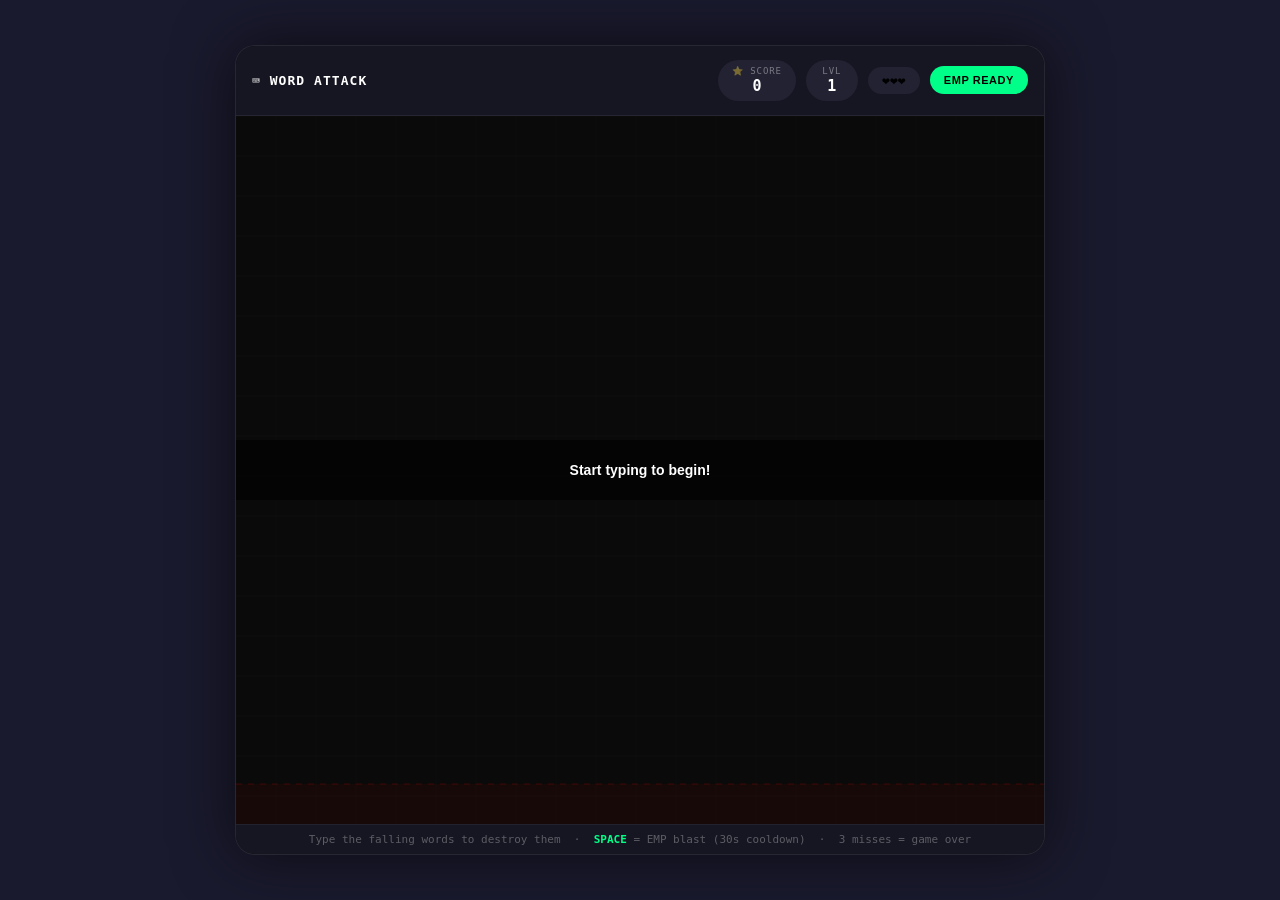
<file: wordattack-game/index.html>
<!DOCTYPE html>
<html lang="en">
<head>
  <meta charset="UTF-8">
  <title>Word Attack</title>
  <style>
    * { margin: 0; padding: 0; box-sizing: border-box; }

    body {
      background: #1a1a2e;
      display: flex;
      align-items: center;
      justify-content: center;
      height: 100vh;
      font-family: 'Plus Jakarta Sans', monospace;
    }

    .box {
      width: min(90vw, 90vh);
      height: min(90vw, 90vh);
      background: #0f0f1a;
      border-radius: 20px;
      border: 1px solid rgba(255,255,255,0.1);
      box-shadow: 0 0 60px rgba(0,0,0,0.6);
      display: flex;
      flex-direction: column;
      overflow: hidden;
    }

    /* ── TOP BAR ── */
    .topbar {
      display: flex;
      align-items: center;
      gap: 10px;
      padding: 14px 16px;
      background: #161622;
      border-bottom: 1px solid rgba(255,255,255,0.07);
      flex-shrink: 0;
    }

    .title {
      color: white;
      font-size: 13px;
      font-weight: 800;
      letter-spacing: 0.08em;
      display: flex;
      align-items: center;
      gap: 6px;
      margin-right: auto;
    }

    .pill {
      display: flex;
      flex-direction: column;
      align-items: center;
      justify-content: center;
      background: #222233;
      border-radius: 50px;
      padding: 6px 14px;
      min-width: 52px;
      line-height: 1.2;
    }

    .pill-label {
      font-size: 9px;
      color: rgba(255,255,255,0.4);
      text-transform: uppercase;
      letter-spacing: 0.1em;
    }

    .pill-value {
      font-size: 15px;
      font-weight: 700;
      color: white;
    }

    .pill-lives { font-size: 13px; }

    .emp-pill {
      background: #00ff88;
      color: #000;
      font-weight: 800;
      font-size: 11px;
      letter-spacing: 0.05em;
      border-radius: 50px;
      padding: 8px 14px;
      cursor: pointer;
      border: none;
      transition: opacity 0.2s;
    }

    .emp-pill.cooldown {
      background: #333;
      color: #ff4444;
    }

    /* ── CANVAS ── */
    canvas {
      display: block;
      flex: 1;
      width: 100%;
    }

    /* ── HINT ── */
    .hint {
      text-align: center;
      font-size: 11px;
      color: rgba(255,255,255,0.3);
      padding: 8px;
      background: #161622;
      border-top: 1px solid rgba(255,255,255,0.05);
      flex-shrink: 0;
    }

    .hint span {
      color: #00ff88;
      font-weight: bold;
    }
  </style>
</head>
<body>

  <div class="box">

    <div class="topbar">
      <div class="title">⌨️ WORD ATTACK</div>

      <div class="pill">
        <span class="pill-label">⭐ Score</span>
        <span class="pill-value" id="wa-score">0</span>
      </div>

      <div class="pill">
        <span class="pill-label">LVL</span>
        <span class="pill-value" id="wa-level">1</span>
      </div>

      <div class="pill">
        <span class="pill-lives" id="wa-lives">❤️❤️❤️</span>
      </div>

      <button class="emp-pill" id="emp-btn">EMP READY</button>
    </div>

    <canvas id="wa-canvas"></canvas>

    <div class="hint">
      Type the falling words to destroy them &nbsp;·&nbsp;
      <span>SPACE</span> = EMP blast (30s cooldown) &nbsp;·&nbsp;
      3 misses = game over
    </div>

  </div>

  <script>
    const canvas = document.getElementById('wa-canvas');
    const ctx = canvas.getContext('2d');

    function resizeCanvas() {
      canvas.width  = canvas.offsetWidth;
      canvas.height = canvas.offsetHeight;
    }
    resizeCanvas();
    window.addEventListener('resize', resizeCanvas);

    // ── GAME ──

    const WORD_BANK = {
      small:  ['cat','dog','run','fly','sky','box','cup','hat','map','sun','ice','fog','log','net','pan','row','top','web','zip','axe','bay','cob','dew','elm','fan','gem','hop','ivy','jam','key','lid','mix','nod','oak','peg','rag','sip','tan','urn','van','wax','yak','zap'],
      medium: ['apple','brave','cloud','dance','eagle','flame','grace','house','image','jelly','kneel','lemon','magic','night','ocean','piano','queen','river','stone','tiger','ultra','voice','water','xenon','yacht','zebra','bloom','crisp','draft','ember','frost','glide','haven','inbox','joker','karma','lunar','minor','noble','orbit','pixel','quest','radar','solar','trend','unity','valid','width','yield'],
      hard:   ['abstract','boundary','champion','distance','elephant','fragment','grateful','honestly','illusion','judgement','keyboard','learning','mountain','nitrogen','obstacle','paradise','question','research','shoulder','together','umbrella','velocity','whatever','xylophone','yourself','zealously','alchemy','birthday','calendar','daughter','eloquent','finished','gorgeous','hospital','inspired','jealousy','knockout','likewise','moderate','notebook','overhead','probably','quantity','required','skeleton','thousand','uncommon','volcanic','withdraw']
    };

    const LEVELS = [
      { words: 5, concurrent: 1, difficulty: 'small',  speed: 0.5 },
      { words: 5, concurrent: 1, difficulty: 'medium', speed: 0.6 },
      { words: 6, concurrent: 2, difficulty: 'medium', speed: 0.7 },
      { words: 6, concurrent: 1, difficulty: 'hard',   speed: 0.75 },
      { words: 7, concurrent: 2, difficulty: 'hard',   speed: 0.85 },
      { words: 7, concurrent: 3, difficulty: 'hard',   speed: 0.95 },
      { words: 8, concurrent: 3, difficulty: 'hard',   speed: 1.1  },
      { words: 8, concurrent: 4, difficulty: 'hard',   speed: 1.3  },
    ];

    const scoreEl = document.getElementById('wa-score');
    const levelEl = document.getElementById('wa-level');
    const livesEl = document.getElementById('wa-lives');
    const empBtn  = document.getElementById('emp-btn');

    let activeWords, currentInput, score, lives, level, running, gameOver;
    let levelWordsSpawned, levelWordsCleared, spawnQueue;
    let gameLoop, shakeTimer, shakeX, shakeY;
    let empReady, empCooldown, empCooldownTimer, empParticles;

    function reset() {
      clearInterval(gameLoop); clearInterval(empCooldownTimer);
      activeWords = []; currentInput = ''; score = 0; lives = 3; level = 0;
      running = false; gameOver = false;
      shakeTimer = 0; shakeX = 0; shakeY = 0;
      empReady = true; empCooldown = 0; empParticles = [];
      scoreEl.textContent = 0;
      levelEl.textContent = 1;
      livesEl.textContent = '❤️❤️❤️';
      empBtn.textContent = 'EMP READY';
      empBtn.classList.remove('cooldown');
      startLevel(); draw();
    }

    function startLevel() {
      const cfg = LEVELS[Math.min(level, LEVELS.length-1)];
      levelWordsSpawned = 0; levelWordsCleared = 0; spawnQueue = [];
      const shuffled = [...WORD_BANK[cfg.difficulty]].sort(() => Math.random()-0.5);
      for (let i = 0; i < cfg.words; i++) spawnQueue.push(shuffled[i % shuffled.length]);
      levelEl.textContent = level + 1;
      scheduleSpawn();
    }

    function scheduleSpawn() {
      const cfg = LEVELS[Math.min(level, LEVELS.length-1)];
      if (levelWordsSpawned >= spawnQueue.length) return;
      if (activeWords.length >= cfg.concurrent) { setTimeout(scheduleSpawn, 500); return; }
      spawnWord(spawnQueue[levelWordsSpawned]);
      levelWordsSpawned++;
      if (levelWordsSpawned < spawnQueue.length) setTimeout(scheduleSpawn, 1800);
    }

    function spawnWord(text) {
      const cfg = LEVELS[Math.min(level, LEVELS.length-1)];
      const x = 40 + Math.random() * (canvas.width - 120);
      activeWords.push({ text, x, y: -30, speed: cfg.speed, typed: 0 });
    }

    function start() {
      if (gameOver) { reset(); return; }
      if (running) return;
      running = true;
      gameLoop = setInterval(tick, 1000/60);
    }

    function stop() { clearInterval(gameLoop); running = false; }

    function tick() {
      const H = canvas.height;
      if (shakeTimer > 0) { shakeTimer--; shakeX=(Math.random()-.5)*8; shakeY=(Math.random()-.5)*8; }
      else { shakeX=0; shakeY=0; }

      empParticles = empParticles.filter(p => p.life > 0);
      for (const p of empParticles) { p.x+=p.vx; p.y+=p.vy; p.life-=2; p.vy+=0.1; }

      for (const w of activeWords) w.y += w.speed;

      const missed = activeWords.filter(w => w.y > H);
      for (const w of missed) {
        lives--;
        livesEl.textContent = '❤️'.repeat(Math.max(0,lives)) + '🖤'.repeat(Math.max(0,3-lives));
        if (lives <= 0) { stop(); gameOver=true; draw(); drawGameOver(); return; }
      }
      if (missed.length > 0) {
        activeWords = activeWords.filter(w => w.y <= H);
        levelWordsCleared += missed.length;
        shakeTimer = 20;
        checkLevelComplete();
        scheduleSpawn();
      }
      draw();
    }

    function checkLevelComplete() {
      const cfg = LEVELS[Math.min(level, LEVELS.length-1)];
      if (levelWordsCleared >= cfg.words && activeWords.length === 0) {
        level++; setTimeout(() => startLevel(), 800);
      }
    }

    function fireEMP() {
      if (!empReady || activeWords.length === 0) return;
      for (const w of activeWords) {
        for (let i = 0; i < 12; i++) {
          const angle = Math.random()*Math.PI*2, speed = 1+Math.random()*4;
          empParticles.push({ x:w.x, y:w.y, vx:Math.cos(angle)*speed, vy:Math.sin(angle)*speed-2, life:60, color:`hsl(${120+Math.random()*60},100%,60%)` });
        }
      }
      score += activeWords.length * 5;
      levelWordsCleared += activeWords.length;
      activeWords = []; currentInput = '';
      scoreEl.textContent = score;
      empReady = false; empCooldown = 30;
      empBtn.textContent = 'EMP 30s'; empBtn.classList.add('cooldown');
      clearInterval(empCooldownTimer);
      empCooldownTimer = setInterval(() => {
        empCooldown--;
        empBtn.textContent = empCooldown > 0 ? `EMP ${empCooldown}s` : 'EMP READY';
        if (empCooldown <= 0) { empReady=true; empBtn.classList.remove('cooldown'); clearInterval(empCooldownTimer); }
      }, 1000);
      checkLevelComplete(); scheduleSpawn();
    }

    document.addEventListener('keydown', e => {
      if (gameOver) { reset(); return; }
      if (!running) start();
      if (e.key === ' ') { e.preventDefault(); fireEMP(); return; }
      if (e.key === 'Backspace') { currentInput=currentInput.slice(0,-1); draw(); return; }
      if (e.key.length !== 1) return;
      currentInput += e.key.toLowerCase();
      let matched = false;
      for (const w of activeWords) {
        if (w.text.startsWith(currentInput)) {
          w.typed = currentInput.length; matched = true;
          if (currentInput === w.text) {
            score += w.text.length * 10;
            scoreEl.textContent = score;
            for (let i=0;i<8;i++) { const a=Math.random()*Math.PI*2; empParticles.push({x:w.x,y:w.y,vx:Math.cos(a)*3,vy:Math.sin(a)*3-1,life:40,color:'#ffdd00'}); }
            activeWords = activeWords.filter(a => a !== w);
            levelWordsCleared++; currentInput = '';
            for (const o of activeWords) o.typed = 0;
            checkLevelComplete(); scheduleSpawn();
          }
          break;
        }
      }
      if (!matched) { currentInput=currentInput.slice(0,-1); shakeTimer=12; }
      draw();
    });

    function draw() {
      const W = canvas.width, H = canvas.height;
      ctx.save(); ctx.translate(shakeX, shakeY);
      ctx.fillStyle = '#0a0a0a'; ctx.fillRect(-10,-10,W+20,H+20);

      ctx.strokeStyle='rgba(255,255,255,0.02)'; ctx.lineWidth=1;
      for (let x=0;x<W;x+=40){ctx.beginPath();ctx.moveTo(x,0);ctx.lineTo(x,H);ctx.stroke();}
      for (let y=0;y<H;y+=40){ctx.beginPath();ctx.moveTo(0,y);ctx.lineTo(W,y);ctx.stroke();}

      ctx.fillStyle='rgba(255,0,0,0.06)'; ctx.fillRect(0,H-40,W,40);
      ctx.strokeStyle='rgba(255,0,0,0.2)'; ctx.setLineDash([6,6]);
      ctx.beginPath();ctx.moveTo(0,H-40);ctx.lineTo(W,H-40);ctx.stroke();
      ctx.setLineDash([]);

      for (const p of empParticles) { ctx.globalAlpha=p.life/60; ctx.fillStyle=p.color; ctx.fillRect(p.x-2,p.y-2,4,4); }
      ctx.globalAlpha=1;

      for (const w of activeWords) {
        const isTarget = currentInput.length>0 && w.text.startsWith(currentInput);
        ctx.font='bold 16px "Plus Jakarta Sans",monospace';
        const tw = ctx.measureText(w.text).width;
        ctx.fillStyle = isTarget?'rgba(0,255,136,0.1)':'rgba(255,255,255,0.05)';
        ctx.fillRect(w.x-6,w.y-18,tw+12,24);
        if (w.typed>0){ctx.fillStyle='#00ff88';ctx.fillText(w.text.slice(0,w.typed),w.x,w.y);}
        ctx.fillStyle=isTarget?'white':'rgba(255,255,255,0.75)';
        ctx.fillText(w.text.slice(w.typed),w.x+ctx.measureText(w.text.slice(0,w.typed)).width,w.y);
      }

      if (currentInput) {
        ctx.fillStyle='rgba(0,255,136,0.15)'; ctx.fillRect(W/2-80,H-32,160,24);
        ctx.fillStyle='#00ff88'; ctx.font='bold 14px monospace'; ctx.textAlign='center';
        ctx.fillText(currentInput,W/2,H-14); ctx.textAlign='left';
      }

      if (!running && !gameOver) {
        ctx.fillStyle='rgba(0,0,0,0.6)'; ctx.fillRect(0,H/2-30,W,60);
        ctx.fillStyle='white'; ctx.font='bold 14px sans-serif'; ctx.textAlign='center';
        ctx.fillText('Start typing to begin!',W/2,H/2+5); ctx.textAlign='left';
      }
      ctx.restore();
    }

    function drawGameOver() {
      const W=canvas.width,H=canvas.height;
      ctx.fillStyle='rgba(0,0,0,0.75)'; ctx.fillRect(0,0,W,H);
      ctx.fillStyle='white'; ctx.textAlign='center';
      ctx.font='bold 26px sans-serif'; ctx.fillText('GAME OVER 💥',W/2,H/2-30);
      ctx.font='15px sans-serif'; ctx.fillStyle='rgba(255,255,255,0.7)';
      ctx.fillText(`Score: ${score}  ·  Level: ${level+1}`,W/2,H/2+5);
      ctx.font='12px sans-serif'; ctx.fillStyle='rgba(255,255,255,0.4)';
      ctx.fillText('Press any key to play again',W/2,H/2+38);
      ctx.textAlign='left';
    }

    empBtn.addEventListener('click', fireEMP);
    reset();
  </script>

</body>
</html>
</file>
<file: password-generator/style.css>
/* ── Tokens ── */
:root {
  --violet: #7C3AED;
  --violet-light: #9B5CF6;
  --cyan: #00D4FF;
  --card-bg: rgba(255,255,255,0.05);
  --card-border: rgba(255,255,255,0.08);
  --text-primary: #F0EFF4;
  --text-secondary: #ffffff;
  --input-bg: rgba(255,255,255,0.06);
  --input-border: rgba(255,255,255,0.10);
  --input-focus: rgba(124,58,237,0.5);
  --mode-track: rgba(255,255,255,0.06);
  --mode-fill: rgba(124,58,237,0.25);
  --badge-easy: rgba(34,197,94,0.15);
  --badge-easy-text: #4ADE80;
  --badge-balanced: rgba(234,179,8,0.15);
  --badge-balanced-text: #FACC15;
  --badge-strong: rgba(239,68,68,0.15);
  --badge-strong-text: #F87171;
  --badge-passphrase: rgba(124,58,237,0.2);
  --badge-passphrase-text: #A78BFA;
  --overlay-bg: rgba(0,0,0,0.7);
  --popup-bg: rgba(20,18,30,0.85);
  --popup-border: rgba(255,255,255,0.08);
  --suggestion-bg: rgba(255,255,255,0.04);
  --suggestion-border: rgba(255,255,255,0.07);
  --copy-bg: rgba(124,58,237,0.15);
  --copy-hover: rgba(124,58,237,0.30);
  --toggle-bg: rgba(255,255,255,0.08);
}

/* ── Reset ── */
*, *::before, *::after { box-sizing: border-box; margin: 0; padding: 0; }
html, body {
  height: 100%;
  font-family: 'Space Grotesk', sans-serif;
}

.bg-layer {
  position: fixed;
  inset: 0;
  background-size: cover;
  background-position: center;
  background-repeat: no-repeat;
  z-index: -1;
  transition: opacity 1s ease;
}

body::before {
  content: '';
  position: fixed;
  inset: 0;
  background: rgba(0,0,0,0.5);
  z-index: 0;
}

button { cursor: pointer; border: none; background: none; font-family: inherit; }

/* ── Layout ── */
.card-wrapper {
  height: 100vh;
  display: flex;
  align-items: center;
  justify-content: center;
  padding: 40px 16px;
  position: relative;
  z-index: 1;
}

.card {
  width: 100%;
  max-width: 480px;
  background: var(--card-bg);
  border: 1px solid var(--card-border);
  border-radius: 24px;
  padding: 40px 36px;
  backdrop-filter: blur(24px);
  -webkit-backdrop-filter: blur(24px);
}

/* ── Title ── */
.title {
  font-size: 28px;
  font-weight: 700;
  letter-spacing: -0.5px;
  color: var(--text-primary);
  margin-bottom: 4px;
}
.subtitle {
  font-size: 14px;
  color: #fafafa;
  margin-bottom: 32px;
}

/* ── Input ── */
.input-group {
  position: relative;
  margin-bottom: 28px;
}
.phrase-input {
  width: 100%;
  padding: 14px 48px 14px 16px;
  background: var(--input-bg);
  border: 1px solid var(--input-border);
  border-radius: 12px;
  color: var(--text-primary);
  font-family: 'Space Grotesk', sans-serif;
  font-size: 15px;
  outline: none;
  transition: border-color 0.2s, box-shadow 0.2s;
}
.phrase-input::placeholder { color: var(--text-secondary); }
.phrase-input:focus {
  border-color: var(--violet);
  box-shadow: 0 0 0 3px var(--input-focus);
}
.info-btn {
  position: absolute;
  right: 14px;
  top: 50%;
  transform: translateY(-50%);
  width: 22px;
  height: 22px;
  border-radius: 50%;
  background: var(--copy-bg);
  color: var(--violet-light);
  font-size: 12px;
  font-weight: 700;
  display: flex;
  align-items: center;
  justify-content: center;
  transition: background 0.2s;
}
.info-btn:hover { background: var(--copy-hover); }
.tooltip {
  position: absolute;
  top: calc(100% + 8px);
  left: 0;
  right: 0;
  background: var(--violet);
  color: #fff;
  font-size: 13px;
  padding: 10px 14px;
  border-radius: 10px;
  opacity: 0;
  pointer-events: none;
  transition: opacity 0.2s;
  z-index: 10;
}
.tooltip::before {
  content: '';
  position: absolute;
  top: -6px;
  right: 18px;
  width: 12px;
  height: 6px;
  background: var(--violet);
  clip-path: polygon(50% 0%, 0% 100%, 100% 100%);
}
.tooltip.visible { opacity: 1; }

/* ── Section ── */
.section { margin-bottom: 24px; }
.section-label {
  display: block;
  font-size: 12px;
  font-weight: 600;
  text-transform: uppercase;
  letter-spacing: 0.08em;
  color: var(--text-secondary);
  margin-bottom: 10px;
}

/* ── Type Selector ── */
.type-selector {
  display: flex;
  gap: 8px;
}
.type-btn {
  flex: 1;
  padding: 10px 8px;
  border-radius: 10px;
  font-size: 13px;
  font-weight: 500;
  color: var(--text-secondary);
  background: var(--input-bg);
  border: 1px solid var(--input-border);
  transition: all 0.2s;
}
.type-btn:hover { color: var(--text-primary); border-color: var(--violet); }
.type-btn.active {
  background: var(--violet);
  border-color: var(--violet);
  color: #fff;
}

/* ── Digit Slider ── */
.digit-section { margin-bottom: 24px; }
.digit-row {
  display: flex;
  align-items: center;
  gap: 14px;
  margin-bottom: 4px;
}
.digit-slider {
  flex: 1;
  -webkit-appearance: none;
  height: 4px;
  border-radius: 4px;
  background: var(--mode-track);
  outline: none;
}
.digit-slider::-webkit-slider-thumb {
  -webkit-appearance: none;
  width: 18px;
  height: 18px;
  border-radius: 50%;
  background: var(--violet);
  cursor: pointer;
  box-shadow: 0 0 0 3px var(--input-focus);
}
.digit-count {
  font-family: 'JetBrains Mono', monospace;
  font-size: 16px;
  font-weight: 600;
  color: var(--violet-light);
  min-width: 24px;
  text-align: center;
}
.digit-labels {
  display: flex;
  justify-content: space-between;
  font-size: 11px;
  color: var(--text-secondary);
}

/* ── Mode Track ── */
.mode-track {
  position: relative;
  background: var(--mode-track);
  border-radius: 10px;
  padding: 4px;
  margin-bottom: 10px;
  overflow: hidden;
}
.mode-fill {
  position: absolute;
  top: 4px;
  left: 4px;
  bottom: 4px;
  width: 25%;
  background: var(--violet);
  border-radius: 7px;
  opacity: 0.9;
  transition: width 0.3s ease, left 0.3s ease;
  pointer-events: none;
}
.mode-options {
  display: flex;
  position: relative;
  z-index: 1;
}
.mode-btn {
  flex: 1;
  padding: 9px 4px;
  border-radius: 7px;
  font-size: 13px;
  font-weight: 500;
  color: var(--text-secondary);
  text-align: center;
  transition: color 0.2s;
}
.mode-btn.active { color: #fff; font-weight: 600; }
.mode-btn:not(.active):hover { color: var(--text-primary); }

.mode-labels {
  display: flex;
  gap: 6px;
}
.badge {
  font-size: 11px;
  font-weight: 600;
  padding: 3px 10px;
  border-radius: 20px;
  cursor: pointer;
  transition: opacity 0.2s;
}
.badge:hover { opacity: 0.8; }
.badge-easy { background: var(--badge-easy); color: var(--badge-easy-text); }
.badge-balanced { background: var(--badge-balanced); color: var(--badge-balanced-text); }
.badge-strong { background: var(--badge-strong); color: var(--badge-strong-text); }
.badge-passphrase { background: var(--badge-passphrase); color: var(--badge-passphrase-text); }

/* Greyed out mode */
#modeSection.disabled .mode-track,
#modeSection.disabled .mode-labels {
  opacity: 0.35;
  pointer-events: none;
}

/* ── Generate Button ── */
.generate-btn {
  width: 100%;
  padding: 15px;
  background: var(--violet);
  color: #fff;
  font-size: 15px;
  font-weight: 600;
  border-radius: 12px;
  transition: background 0.2s, transform 0.1s;
  margin-top: 4px;
}
.generate-btn:hover { background: var(--violet-light); }
.generate-btn:active { transform: scale(0.98); }

/* ── Overlay & Popup ── */
.overlay {
  position: fixed;
  inset: 0;
  background: var(--overlay-bg);
  display: flex;
  align-items: center;
  justify-content: center;
  padding: 16px;
  z-index: 200;
  backdrop-filter: blur(6px);
  animation: fadeIn 0.2s ease;
}
.overlay.hidden { display: none; }

@keyframes fadeIn {
  from { opacity: 0; }
  to   { opacity: 1; }
}

.popup {
  width: 100%;
  max-width: 460px;
  background: var(--popup-bg);
  border: 1px solid var(--popup-border);
  border-radius: 24px;
  padding: 36px 32px;
  backdrop-filter: blur(24px);
  -webkit-backdrop-filter: blur(24px);
  animation: slideUp 0.25s ease;
}

@keyframes slideUp {
  from { transform: translateY(20px); opacity: 0; }
  to   { transform: translateY(0);    opacity: 1; }
}

.popup-title {
  font-size: 22px;
  font-weight: 700;
  margin-bottom: 4px;
}
.popup-subtitle {
  font-size: 14px;
  color: var(--text-secondary);
  margin-bottom: 24px;
}

/* ── Suggestions ── */
.suggestions { display: flex; flex-direction: column; gap: 12px; margin-bottom: 24px; }

.suggestion-box {
  display: flex;
  align-items: center;
  justify-content: space-between;
  gap: 12px;
  background: var(--suggestion-bg);
  border: 1px solid var(--suggestion-border);
  border-radius: 12px;
  padding: 14px 16px;
  transition: border-color 0.2s;
}
.suggestion-box:hover { border-color: var(--violet); }

.suggestion-password {
  font-family: 'JetBrains Mono', monospace;
  font-size: 15px;
  font-weight: 600;
  color: var(--cyan);
  word-break: break-all;
  flex: 1;
}

.copy-btn {
  flex-shrink: 0;
  padding: 7px 14px;
  background: var(--copy-bg);
  color: var(--violet-light);
  font-size: 13px;
  font-weight: 600;
  border-radius: 8px;
  transition: background 0.2s, color 0.2s;
  white-space: nowrap;
}
.copy-btn:hover { background: var(--copy-hover); color: #fff; }
.copy-btn.copied { background: rgba(34,197,94,0.15); color: #4ADE80; }

/* ── Generate Again ── */
.generate-again-btn {
  width: 100%;
  padding: 14px;
  background: var(--mode-track);
  color: var(--text-primary);
  font-size: 15px;
  font-weight: 600;
  border-radius: 12px;
  border: 1px solid var(--input-border);
  transition: background 0.2s, border-color 0.2s;
}
.generate-again-btn:hover {
  background: var(--copy-bg);
  border-color: var(--violet);
  color: var(--violet-light);
}

/* ── Utility ── */
.hidden { display: none !important; }

/* ── Responsive ── */
@media (max-width: 600px) {
  body {
    background-attachment: scroll;
  }

  .card-wrapper {
    padding: 24px 12px;
    align-items: flex-start;
    padding-top: 40px;
  }

  .card {
    padding: 28px 20px;
    border-radius: 20px;
  }

  .title {
    font-size: 24px;
  }

  .subtitle {
    font-size: 13px;
    margin-bottom: 24px;
  }

  .type-selector {
    flex-direction: column;
    gap: 6px;
  }

  .type-btn {
    text-align: left;
    padding: 11px 14px;
    font-size: 14px;
  }

  .mode-btn {
    font-size: 11px;
    padding: 8px 2px;
  }

  .mode-labels {
    flex-wrap: wrap;
    gap: 6px;
  }

  .generate-btn {
    padding: 14px;
    font-size: 15px;
  }

  .popup {
    padding: 28px 20px;
    border-radius: 20px;
    max-height: 90vh;
    overflow-y: auto;
  }

  .popup-title {
    font-size: 20px;
  }

  .suggestion-password {
    font-size: 13px;
  }

  .copy-btn {
    padding: 6px 10px;
    font-size: 12px;
  }

  .suggestion-box {
    padding: 12px 14px;
  }

  .generate-again-btn {
    padding: 13px;
    font-size: 14px;
  }
}
</file>
